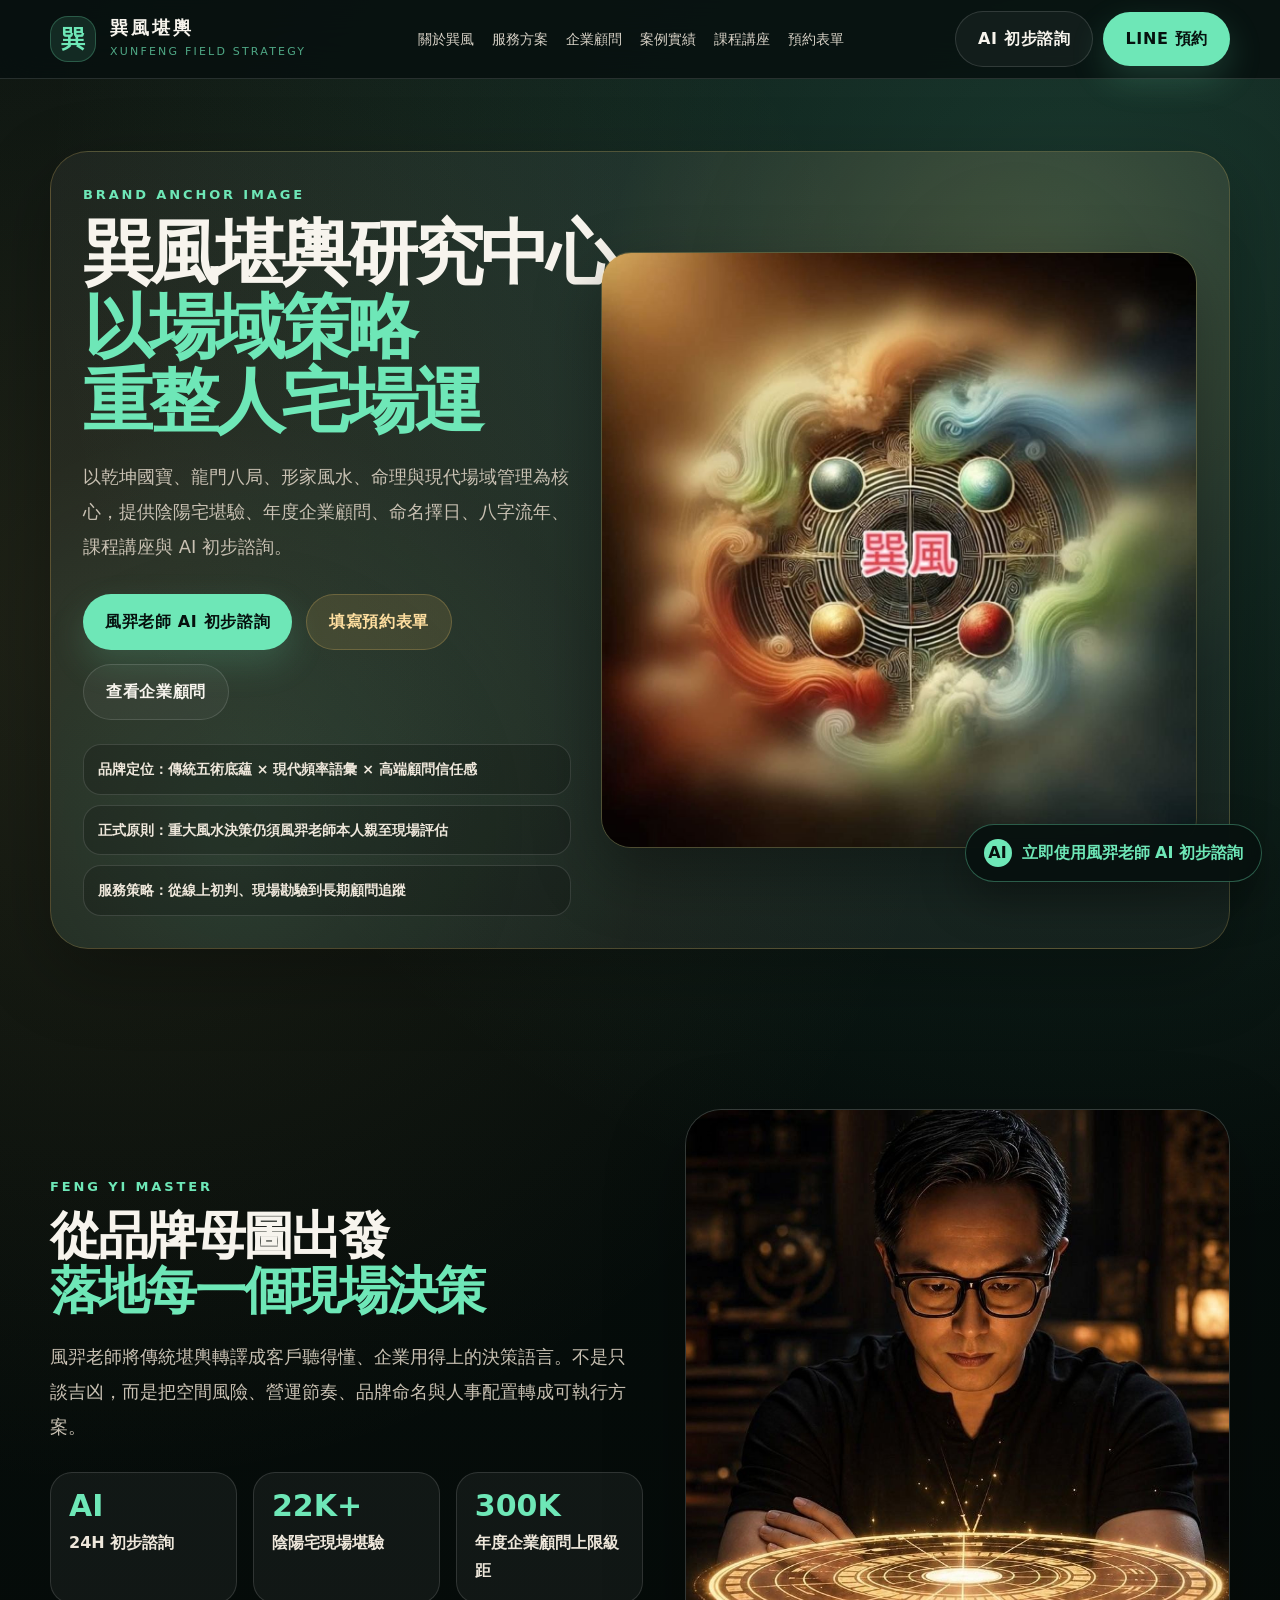
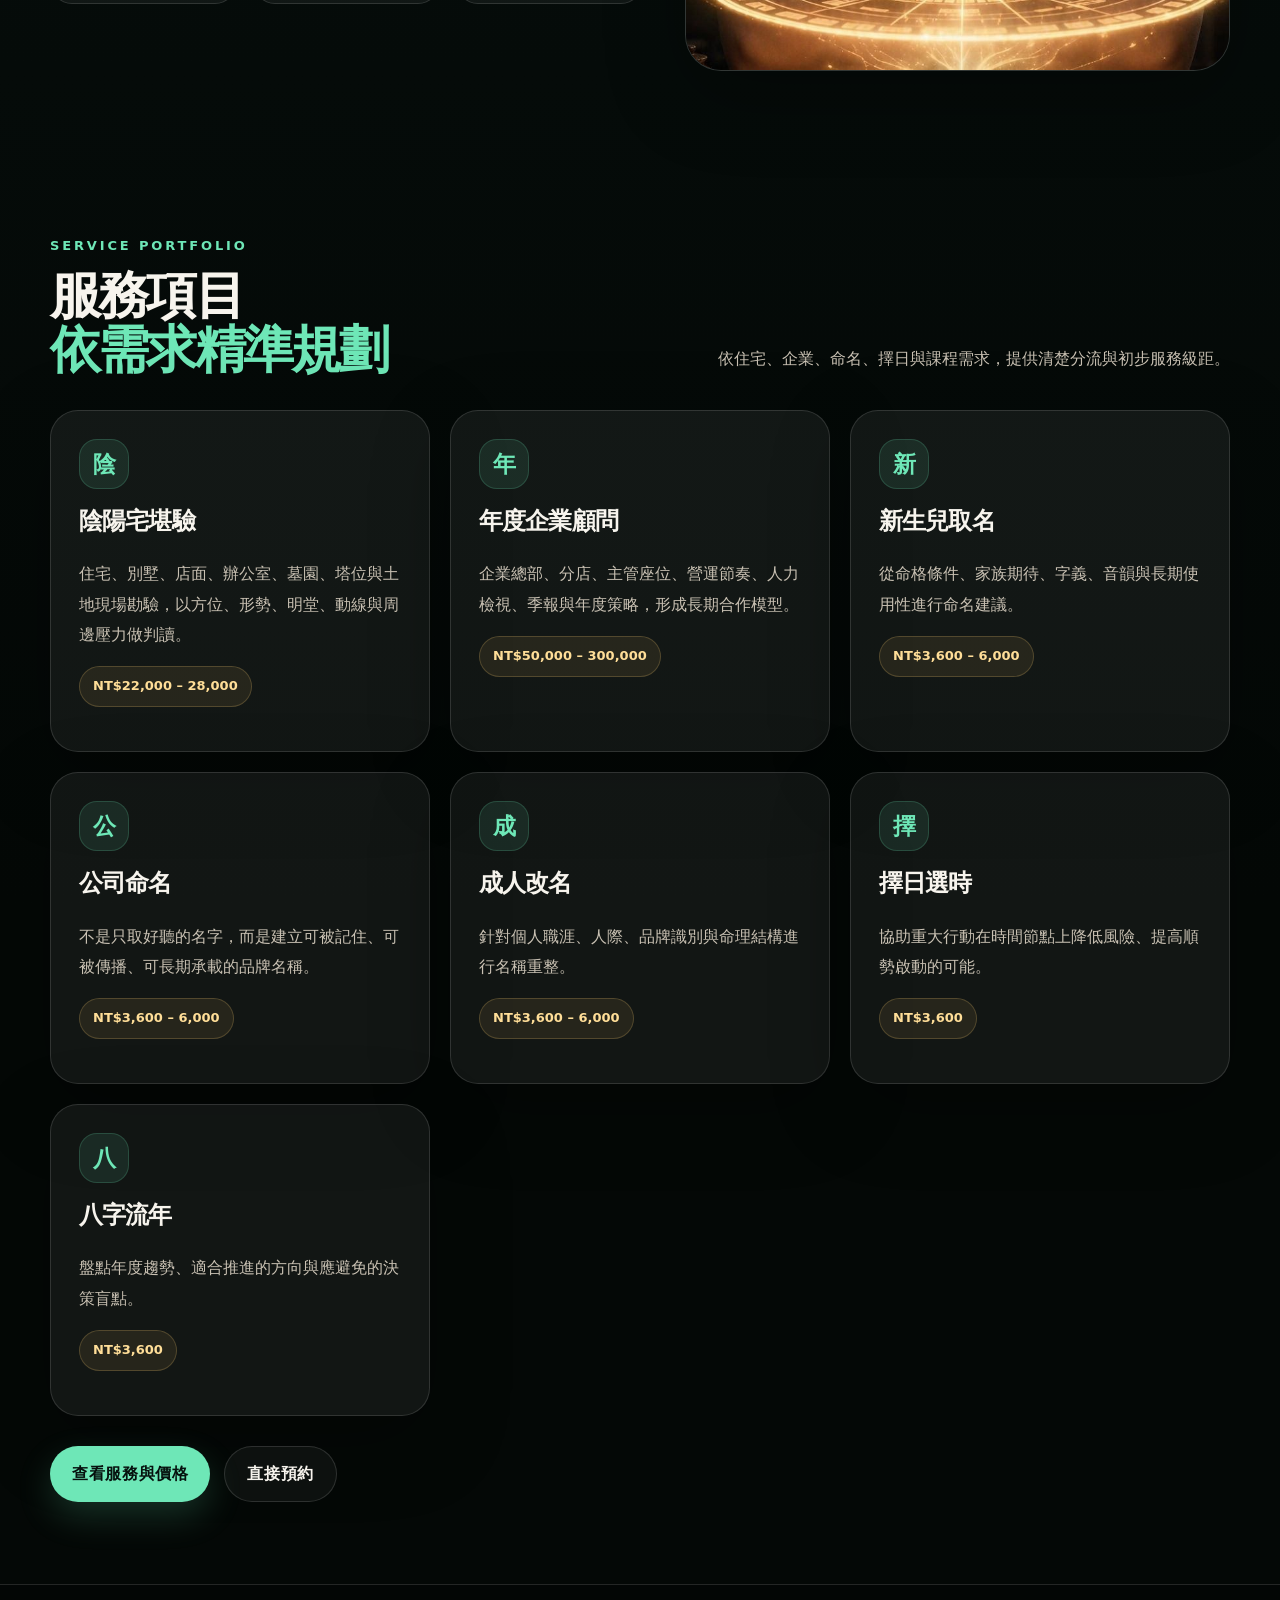
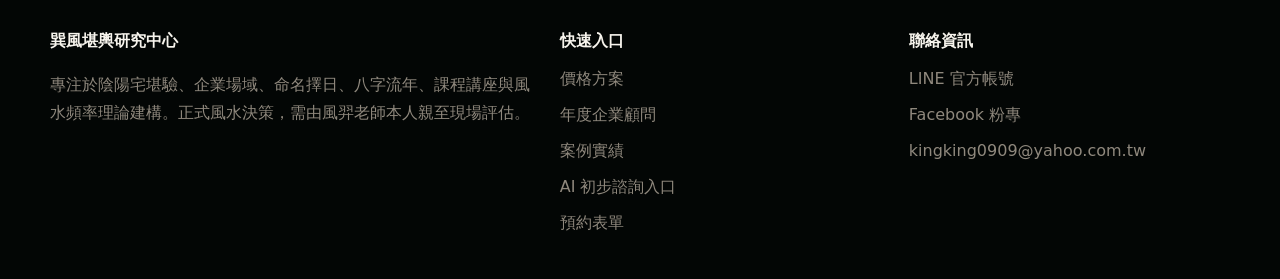
<file: index.html>
<!DOCTYPE html>
<html lang="zh-Hant">
<head>
  <meta charset="UTF-8" />
  <meta name="viewport" content="width=device-width, initial-scale=1.0" />
  <title>巽風堪輿研究中心｜風羿老師｜場域策略與風水顧問</title>
  <meta name="description" content="巽風堪輿研究中心提供陰陽宅堪驗、企業場域顧問、命名擇日、八字流年、課程講座與初步諮詢服務。" />
  <link rel="stylesheet" href="css/style.css" />
</head>
<body>

<header class="topbar">
  <div class="wrap nav">
    <a class="brand" href="index.html" aria-label="巽風堪輿研究中心">
      <div class="brand-mark">巽</div>
      <div>
        <div class="brand-title" data-site="shortBrand">巽風堪輿</div>
        <div class="brand-sub" data-site="subBrand">XUNFENG FIELD STRATEGY</div>
      </div>
    </a>

    <nav class="nav-links" aria-label="主選單">
      <a href="about.html">關於巽風</a>
      <a href="services.html">服務方案</a>
      <a href="enterprise.html">企業顧問</a>
      <a href="cases.html">案例實績</a>
      <a href="courses.html">課程講座</a>
      <a href="booking.html">預約表單</a>
    </nav>

    <div class="nav-actions">
      <a class="btn btn-ghost" data-link="ai" href="ai.html" target="_blank" rel="noreferrer">AI 初步諮詢</a>
      <a class="btn btn-primary" data-link="line" href="https://lin.ee/W88wwDB" target="_blank" rel="noreferrer">LINE 預約</a>
    </div>
  </div>
</header>

<main>

<section class="hero">
  <div class="wrap">
    <div class="brand-anchor">
      <div>
        <div class="tag">BRAND ANCHOR IMAGE</div>
        <h1 class="hero-title">
          <span class="title-line title-main" data-site="heroTitle">巽風堪輿研究中心</span>
          <span class="title-line accent">以場域策略</span>
          <span class="title-line accent">重整人宅場運</span>
        </h1>
        <p class="lead" data-site="heroLead">以乾坤國寶、龍門八局、形家風水、命理與現代場域管理為核心，提供陰陽宅堪驗、年度企業顧問、命名擇日、八字流年、課程講座與 AI 初步諮詢。</p>
        <div class="hero-actions">
          <a class="btn btn-primary" data-link="ai" href="ai.html" target="_blank" rel="noreferrer">風羿老師 AI 初步諮詢</a>
          <a class="btn btn-gold" href="booking.html">填寫預約表單</a>
          <a class="btn btn-ghost" href="enterprise.html">查看企業顧問</a>
        </div>
        <div class="brand-points">
          <div>品牌定位：傳統五術底蘊 × 現代頻率語彙 × 高端顧問信任感</div>
          <div>正式原則：重大風水決策仍須風羿老師本人親至現場評估</div>
          <div>服務策略：從線上初判、現場勘驗到長期顧問追蹤</div>
        </div>
      </div>
      <img data-image="brandAnchor" src="assets/brand-anchor.jpg" alt="巽風堪輿研究中心品牌主視覺鎮山母圖" />
    </div>
  </div>
</section>

<section>
  <div class="wrap hero-grid">
    <div>
      <div class="tag">FENG YI MASTER</div>
      <h2 class="section-title">
        <span class="title-line">從品牌母圖出發</span>
        <span class="title-line accent">落地每一個現場決策</span>
      </h2>
      <p class="lead">風羿老師將傳統堪輿轉譯成客戶聽得懂、企業用得上的決策語言。不是只談吉凶，而是把空間風險、營運節奏、品牌命名與人事配置轉成可執行方案。</p>
      <div class="kpi-grid">
        <div class="kpi"><strong>AI</strong><span>24H 初步諮詢</span></div>
        <div class="kpi"><strong>22K+</strong><span>陰陽宅現場堪驗</span></div>
        <div class="kpi"><strong>300K</strong><span>年度企業顧問上限級距</span></div>
      </div>
    </div>
    <div class="hero-photo">
      <img data-image="fengyi" src="assets/fengyi-hero.jpg" alt="風羿老師主視覺形象照" />
    </div>
  </div>
</section>

<section>
  <div class="wrap">
    <div class="section-head">
      <div><div class="tag">SERVICE PORTFOLIO</div>
        <h2 class="section-title">
          <span class="title-line">服務項目</span>
          <span class="title-line accent">依需求精準規劃</span>
        </h2>
      </div>
      <p class="section-desc">依住宅、企業、命名、擇日與課程需求，提供清楚分流與初步服務級距。</p>
    </div>
    <div class="grid-3" id="cmsServices"></div>
    <div class="actions">
      <a class="btn btn-primary" href="services.html">查看服務與價格</a>
      <a class="btn btn-ghost" href="booking.html">直接預約</a>
    </div>
  </div>
</section>

</main>

<footer class="footer">
  <div class="wrap footer-grid">
    <div>
      <h4 data-site="brand">巽風堪輿研究中心</h4>
      <p>專注於陰陽宅堪驗、企業場域、命名擇日、八字流年、課程講座與風水頻率理論建構。正式風水決策，需由風羿老師本人親至現場評估。</p>
    </div>
    <div>
      <h4>快速入口</h4>
      <div class="footer-list">
        <a href="services.html">價格方案</a>
        <a href="enterprise.html">年度企業顧問</a>
        <a href="cases.html">案例實績</a>
        <a data-link="ai" href="ai.html" target="_blank" rel="noreferrer">AI 初步諮詢入口</a>
        <a href="booking.html">預約表單</a>
      </div>
    </div>
    <div>
      <h4>聯絡資訊</h4>
      <div class="footer-list">
        <a data-link="line" href="https://lin.ee/W88wwDB" target="_blank" rel="noreferrer">LINE 官方帳號</a>
        <a data-link="facebook" href="https://www.facebook.com/share/1CCqvG15fD/" target="_blank" rel="noreferrer">Facebook 粉專</a>
        <a data-link="email" href="mailto:kingking0909@yahoo.com.tw" data-site="email">kingking0909@yahoo.com.tw</a>
      </div>
    </div>
  </div>
</footer>

<a class="floating-ai" data-link="ai" href="ai.html" target="_blank" rel="noreferrer" aria-label="立即使用風羿老師 AI 初步諮詢">
  <span>AI</span><span>立即使用風羿老師 AI 初步諮詢</span>
</a>

<div class="mobile-dock" aria-label="手機快速操作列">
  <a class="dock-ai" data-link="ai" href="ai.html" target="_blank" rel="noreferrer">AI 初步諮詢</a>
  <a class="dock-line" data-link="line" href="https://lin.ee/W88wwDB" target="_blank" rel="noreferrer">LINE 預約</a>
  <a class="dock-booking" href="booking.html">填表預約</a>
</div>

<script src="js/cms-render.js"></script>
</body>
</html>
</file>
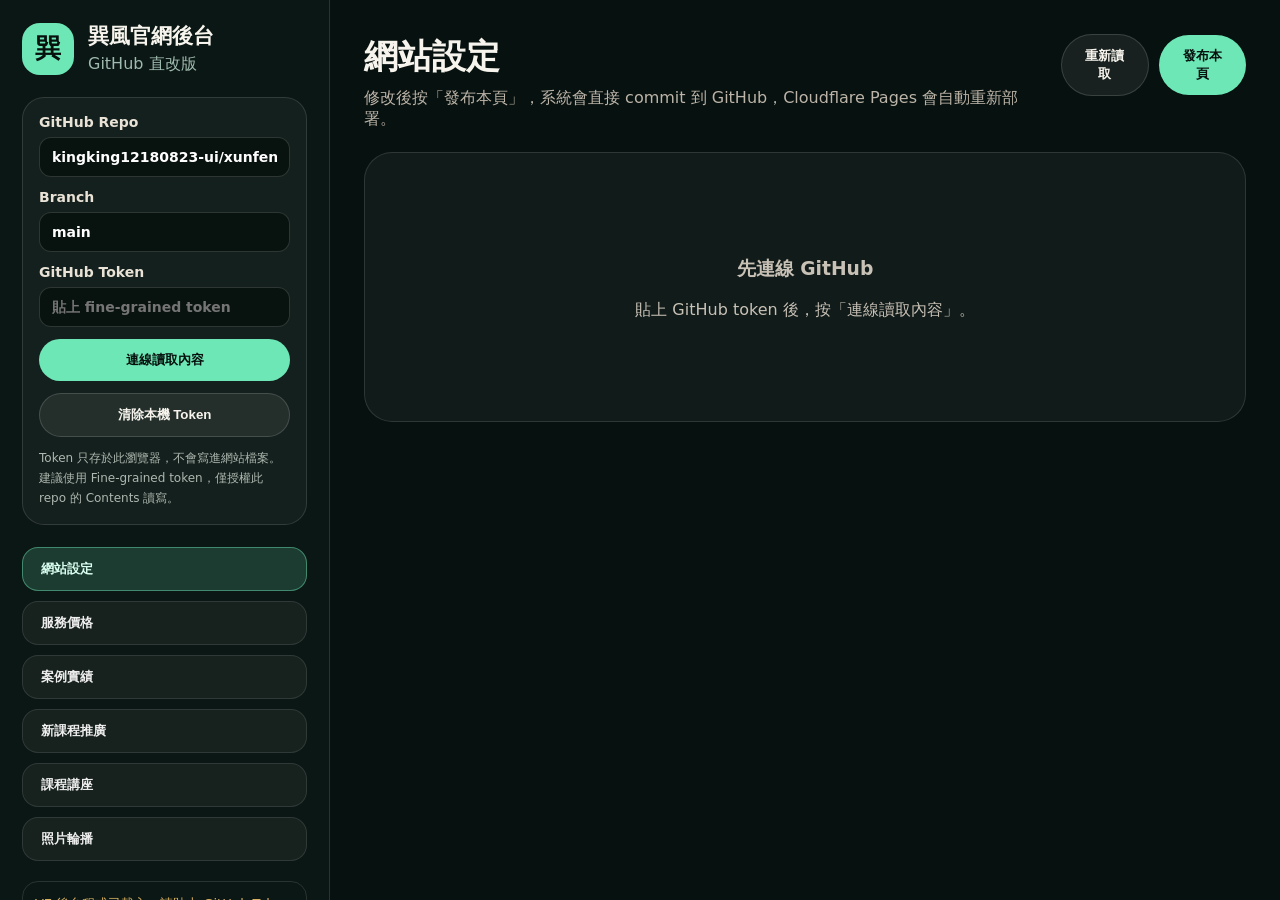
<file: admin/index.html>
<!doctype html>
<html lang="zh-Hant">
<head>
  <meta charset="utf-8" />
  <meta name="viewport" content="width=device-width, initial-scale=1" />
  <meta name="robots" content="noindex,nofollow" />
  <title>巽風官網後台｜GitHub 直改版</title>
  <link rel="stylesheet" href="style.css" />
</head>
<body>
  <div class="app">
    <aside class="sidebar">
      <div class="brand">
        <div class="mark">巽</div>
        <div>
          <h1>巽風官網後台</h1>
          <p>GitHub 直改版</p>
        </div>
      </div>

      <div class="login-card">
        <label>GitHub Repo
          <input id="repo" value="kingking12180823-ui/xunfeng-official" />
        </label>
        <label>Branch
          <input id="branch" value="main" />
        </label>
        <label>GitHub Token
          <input id="token" type="password" placeholder="貼上 fine-grained token" />
        </label>
        <button id="connectBtn">連線讀取內容</button>
        <button id="forgetBtn" class="ghost">清除本機 Token</button>
        <p class="hint">Token 只存於此瀏覽器，不會寫進網站檔案。建議使用 Fine-grained token，僅授權此 repo 的 Contents 讀寫。</p>
      </div>

      <nav class="tabs">
        <button data-tab="site" class="active">網站設定</button>
        <button data-tab="services">服務價格</button>
        <button data-tab="cases">案例實績</button>
        <button data-tab="coursePromo">新課程推廣</button>
        <button data-tab="courses">課程講座</button>
        <button data-tab="photos">照片輪播</button>
      </nav>

      <div class="status" id="status">尚未連線</div>
    </aside>

    <main class="main">
      <div class="top">
        <div>
          <h2 id="pageTitle">網站設定</h2>
          <p>修改後按「發布本頁」，系統會直接 commit 到 GitHub，Cloudflare Pages 會自動重新部署。</p>
        </div>
        <div class="actions">
          <button id="reloadBtn" class="ghost">重新讀取</button>
          <button id="saveBtn">發布本頁</button>
        </div>
      </div>

      <div id="adminBootCheck" class="notice" style="margin-bottom:16px; display:none;">
          後台程式載入中；若此訊息未消失，請按 Ctrl + F5 強制刷新，或確認 admin/app.js?v=7 是否已部署。
        </div>
      <section id="editor" class="editor">
        <div class="empty">
          <h3>先連線 GitHub</h3>
          <p>貼上 GitHub token 後，按「連線讀取內容」。</p>
        </div>
      </section>
    </main>
  </div>

  <template id="fieldTemplate">
    <label class="field">
      <span></span>
      <input />
    </label>
  </template>

  <script src="app.js?v=7"></script>
<script id="admin-v6-boot-check">
(function(){
  var el = document.getElementById('adminBootCheck');
  if(el) el.style.display = 'block';
  setTimeout(function(){
    if(window.__xunfengAdminReady && el) el.style.display = 'none';
  }, 800);
})();
</script>
</body>
</html>
</file>
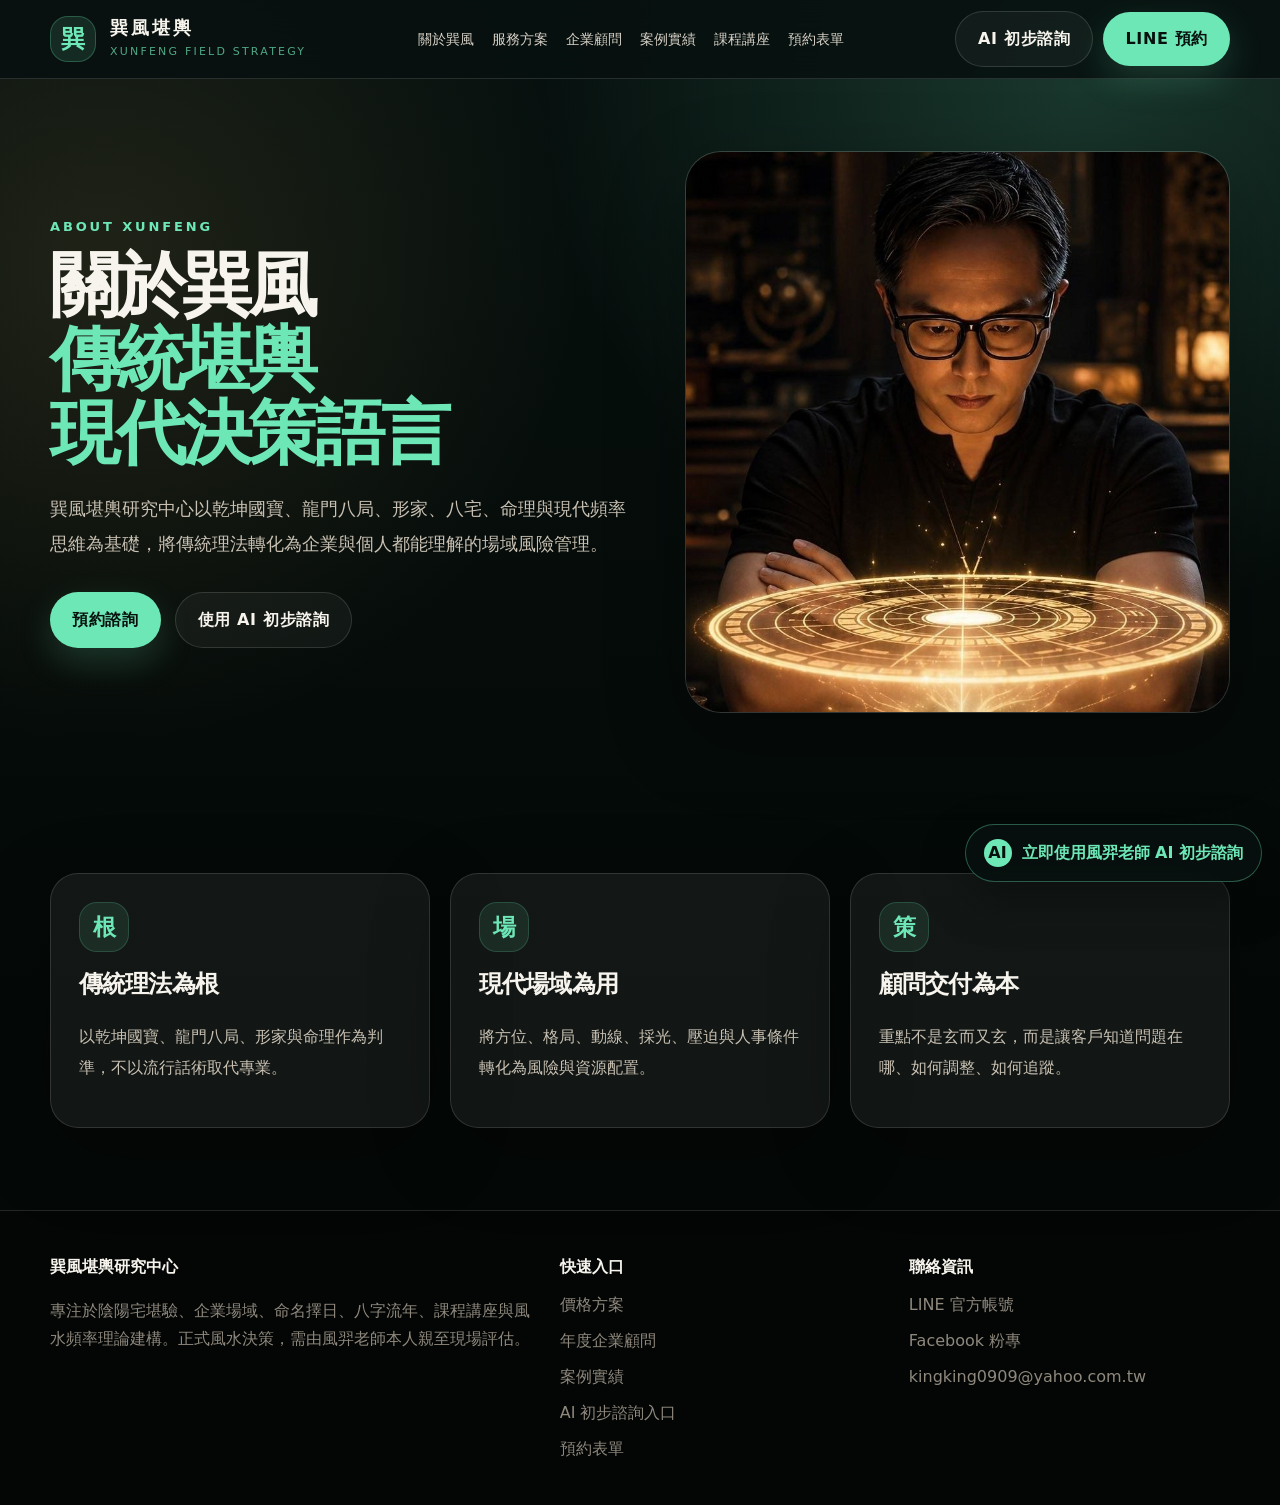
<file: about.html>
<!DOCTYPE html>
<html lang="zh-Hant">
<head>
  <meta charset="UTF-8" />
  <meta name="viewport" content="width=device-width, initial-scale=1.0" />
  <title>關於巽風堪輿研究中心｜風羿老師</title>
  <meta name="description" content="了解巽風堪輿研究中心與風羿老師。" />
  <link rel="stylesheet" href="css/style.css" />
</head>
<body>

<header class="topbar">
  <div class="wrap nav">
    <a class="brand" href="index.html" aria-label="巽風堪輿研究中心">
      <div class="brand-mark">巽</div>
      <div>
        <div class="brand-title" data-site="shortBrand">巽風堪輿</div>
        <div class="brand-sub" data-site="subBrand">XUNFENG FIELD STRATEGY</div>
      </div>
    </a>

    <nav class="nav-links" aria-label="主選單">
      <a href="about.html">關於巽風</a>
      <a href="services.html">服務方案</a>
      <a href="enterprise.html">企業顧問</a>
      <a href="cases.html">案例實績</a>
      <a href="courses.html">課程講座</a>
      <a href="booking.html">預約表單</a>
    </nav>

    <div class="nav-actions">
      <a class="btn btn-ghost" data-link="ai" href="ai.html" target="_blank" rel="noreferrer">AI 初步諮詢</a>
      <a class="btn btn-primary" data-link="line" href="https://lin.ee/W88wwDB" target="_blank" rel="noreferrer">LINE 預約</a>
    </div>
  </div>
</header>

<main>

<section class="hero">
  <div class="wrap hero-grid">
    <div>
      <div class="tag">ABOUT XUNFENG</div>
      <h1 class="hero-title">
        <span class="title-line title-main">關於巽風</span>
        <span class="title-line accent">傳統堪輿</span>
        <span class="title-line accent">現代決策語言</span>
      </h1>
      <p class="lead">巽風堪輿研究中心以乾坤國寶、龍門八局、形家、八宅、命理與現代頻率思維為基礎，將傳統理法轉化為企業與個人都能理解的場域風險管理。</p>
      <div class="hero-actions">
        <a class="btn btn-primary" href="booking.html">預約諮詢</a>
        <a class="btn btn-ghost" data-link="ai" href="ai.html" target="_blank" rel="noreferrer">使用 AI 初步諮詢</a>
      </div>
    </div>
    <div class="hero-photo"><img data-image="fengyi" src="assets/fengyi-hero.jpg" alt="風羿老師" /></div>
  </div>
</section>

<section>
  <div class="wrap grid-3">
    <article class="card"><div class="icon">根</div><h3>傳統理法為根</h3><p>以乾坤國寶、龍門八局、形家與命理作為判準，不以流行話術取代專業。</p></article>
    <article class="card"><div class="icon">場</div><h3>現代場域為用</h3><p>將方位、格局、動線、採光、壓迫與人事條件轉化為風險與資源配置。</p></article>
    <article class="card"><div class="icon">策</div><h3>顧問交付為本</h3><p>重點不是玄而又玄，而是讓客戶知道問題在哪、如何調整、如何追蹤。</p></article>
  </div>
</section>

</main>

<footer class="footer">
  <div class="wrap footer-grid">
    <div>
      <h4 data-site="brand">巽風堪輿研究中心</h4>
      <p>專注於陰陽宅堪驗、企業場域、命名擇日、八字流年、課程講座與風水頻率理論建構。正式風水決策，需由風羿老師本人親至現場評估。</p>
    </div>
    <div>
      <h4>快速入口</h4>
      <div class="footer-list">
        <a href="services.html">價格方案</a>
        <a href="enterprise.html">年度企業顧問</a>
        <a href="cases.html">案例實績</a>
        <a data-link="ai" href="ai.html" target="_blank" rel="noreferrer">AI 初步諮詢入口</a>
        <a href="booking.html">預約表單</a>
      </div>
    </div>
    <div>
      <h4>聯絡資訊</h4>
      <div class="footer-list">
        <a data-link="line" href="https://lin.ee/W88wwDB" target="_blank" rel="noreferrer">LINE 官方帳號</a>
        <a data-link="facebook" href="https://www.facebook.com/share/1CCqvG15fD/" target="_blank" rel="noreferrer">Facebook 粉專</a>
        <a data-link="email" href="mailto:kingking0909@yahoo.com.tw" data-site="email">kingking0909@yahoo.com.tw</a>
      </div>
    </div>
  </div>
</footer>

<a class="floating-ai" data-link="ai" href="ai.html" target="_blank" rel="noreferrer" aria-label="立即使用風羿老師 AI 初步諮詢">
  <span>AI</span><span>立即使用風羿老師 AI 初步諮詢</span>
</a>

<div class="mobile-dock" aria-label="手機快速操作列">
  <a class="dock-ai" data-link="ai" href="ai.html" target="_blank" rel="noreferrer">AI 初步諮詢</a>
  <a class="dock-line" data-link="line" href="https://lin.ee/W88wwDB" target="_blank" rel="noreferrer">LINE 預約</a>
  <a class="dock-booking" href="booking.html">填表預約</a>
</div>

<script src="js/cms-render.js"></script>
</body>
</html>
</file>
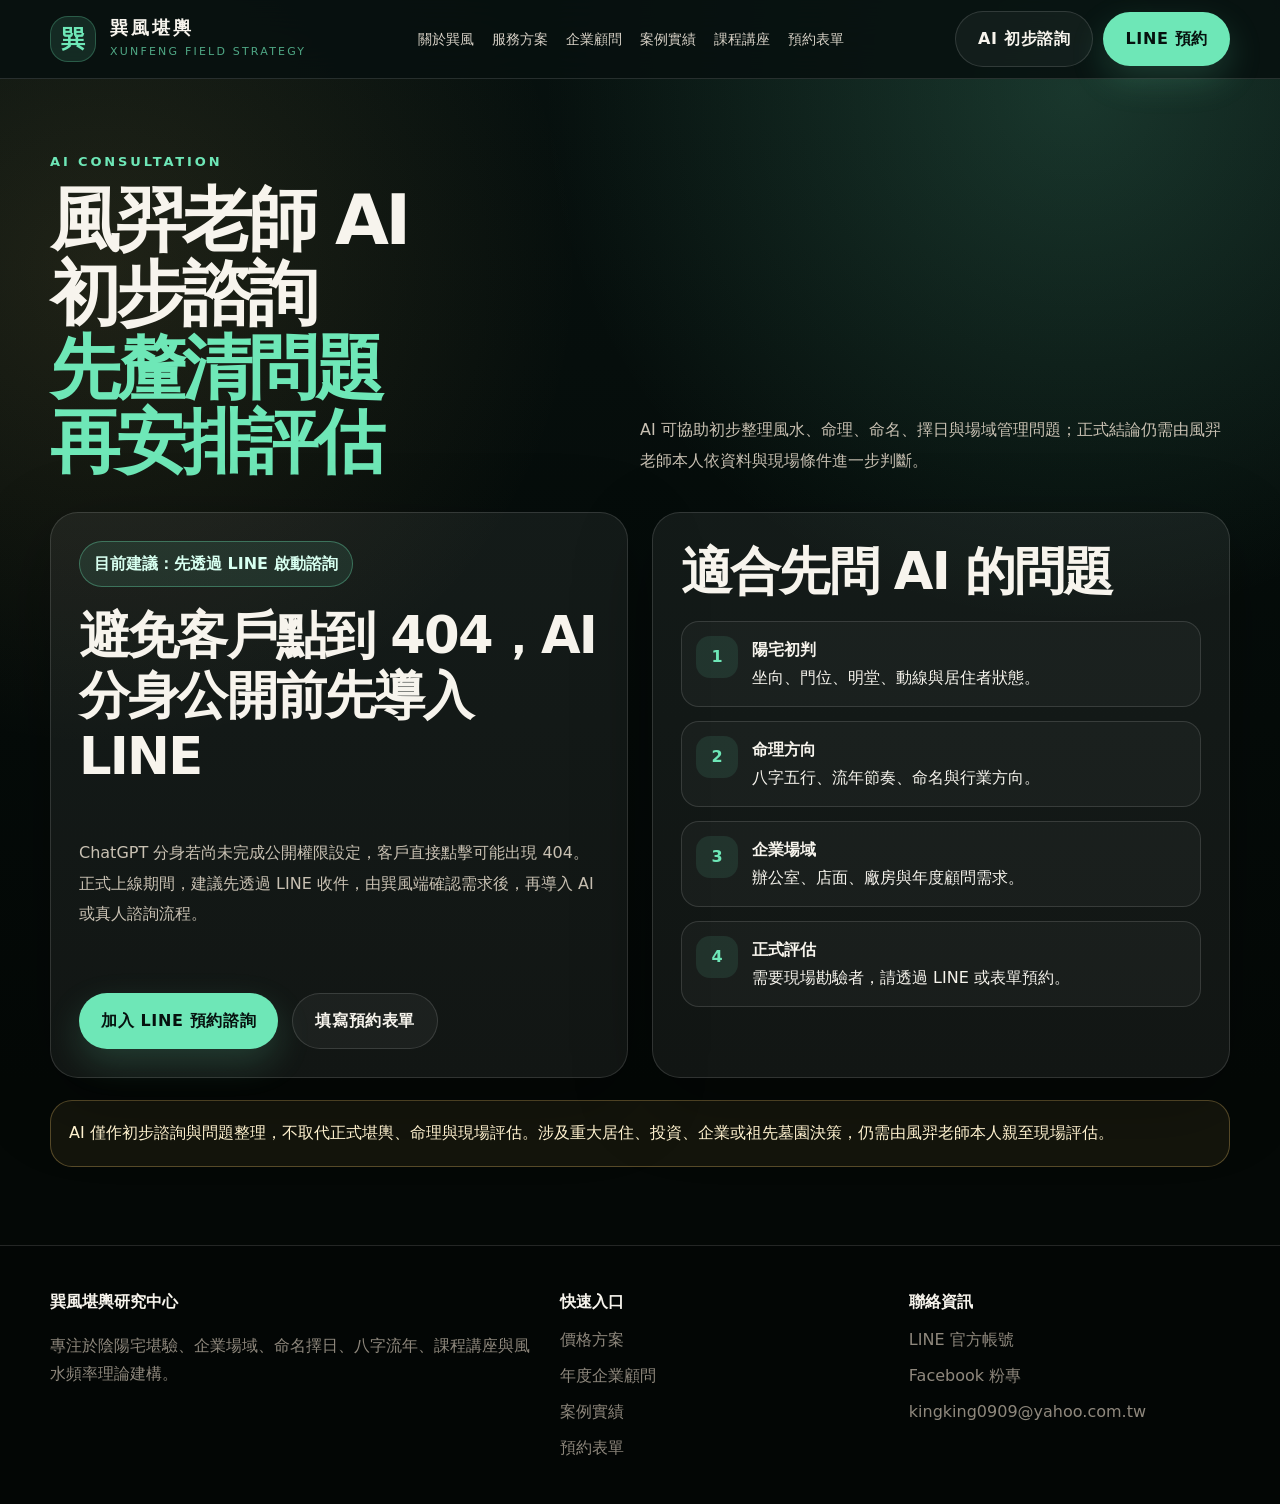
<file: ai.html>
<!DOCTYPE html>
<html lang="zh-Hant">
<head>
  <meta charset="UTF-8" />
  <meta name="viewport" content="width=device-width, initial-scale=1.0" />
  <title>風羿老師 AI 初步諮詢｜巽風堪輿研究中心</title>
  <meta name="description" content="風羿老師 AI 初步諮詢入口。若 ChatGPT 分身尚未完成公開設定，請先透過 LINE 預約，巽風堪輿研究中心將協助安排後續諮詢。" />
  <link rel="stylesheet" href="css/style.css" />
</head>
<body>

<header class="topbar">
  <div class="wrap nav">
    <a class="brand" href="index.html" aria-label="巽風堪輿研究中心">
      <div class="brand-mark">巽</div>
      <div>
        <div class="brand-title" data-site="shortBrand">巽風堪輿</div>
        <div class="brand-sub" data-site="subBrand">XUNFENG FIELD STRATEGY</div>
      </div>
    </a>

    <nav class="nav-links" aria-label="主選單">
      <a href="about.html">關於巽風</a>
      <a href="services.html">服務方案</a>
      <a href="enterprise.html">企業顧問</a>
      <a href="cases.html">案例實績</a>
      <a href="courses.html">課程講座</a>
      <a href="booking.html">預約表單</a>
    </nav>

    <div class="nav-actions">
      <a class="btn btn-ghost" href="ai.html">AI 初步諮詢</a>
      <a class="btn btn-primary" data-link="line" href="https://lin.ee/W88wwDB" target="_blank" rel="noreferrer">LINE 預約</a>
    </div>
  </div>
</header>

<main>
<section class="hero">
  <div class="wrap">
    <div class="section-head">
      <div>
        <div class="tag">AI CONSULTATION</div>
        <h1 class="hero-title">
          <span class="title-line title-main">風羿老師 AI</span>
          <span class="title-line title-main">初步諮詢</span>
          <span class="title-line accent">先釐清問題</span>
          <span class="title-line accent">再安排評估</span>
        </h1>
      </div>
      <p class="section-desc">AI 可協助初步整理風水、命理、命名、擇日與場域管理問題；正式結論仍需由風羿老師本人依資料與現場條件進一步判斷。</p>
    </div>

    <div class="grid-2">
      <article class="panel ai-safe-box">
        <div class="ai-status">目前建議：先透過 LINE 啟動諮詢</div>
        <h2>避免客戶點到 404，AI 分身公開前先導入 LINE</h2>
        <p>ChatGPT 分身若尚未完成公開權限設定，客戶直接點擊可能出現 404。正式上線期間，建議先透過 LINE 收件，由巽風端確認需求後，再導入 AI 或真人諮詢流程。</p>
        <div class="actions">
          <a class="btn btn-primary" data-link="line" href="https://lin.ee/W88wwDB" target="_blank" rel="noreferrer">加入 LINE 預約諮詢</a>
          <a class="btn btn-ghost" href="booking.html">填寫預約表單</a>
        </div>
      </article>

      <article class="panel">
        <h2>適合先問 AI 的問題</h2>
        <div class="process-list">
          <div class="process-item"><div class="num">1</div><div><strong>陽宅初判</strong><br>坐向、門位、明堂、動線與居住者狀態。</div></div>
          <div class="process-item"><div class="num">2</div><div><strong>命理方向</strong><br>八字五行、流年節奏、命名與行業方向。</div></div>
          <div class="process-item"><div class="num">3</div><div><strong>企業場域</strong><br>辦公室、店面、廠房與年度顧問需求。</div></div>
          <div class="process-item"><div class="num">4</div><div><strong>正式評估</strong><br>需要現場勘驗者，請透過 LINE 或表單預約。</div></div>
        </div>
      </article>
    </div>

    <div class="ai-notice" style="margin-top:22px;">
      AI 僅作初步諮詢與問題整理，不取代正式堪輿、命理與現場評估。涉及重大居住、投資、企業或祖先墓園決策，仍需由風羿老師本人親至現場評估。
    </div>
  </div>
</section>
</main>

<footer class="footer">
  <div class="wrap footer-grid">
    <div>
      <h4 data-site="brand">巽風堪輿研究中心</h4>
      <p>專注於陰陽宅堪驗、企業場域、命名擇日、八字流年、課程講座與風水頻率理論建構。</p>
    </div>
    <div>
      <h4>快速入口</h4>
      <div class="footer-list">
        <a href="services.html">價格方案</a>
        <a href="enterprise.html">年度企業顧問</a>
        <a href="cases.html">案例實績</a>
        <a href="booking.html">預約表單</a>
      </div>
    </div>
    <div>
      <h4>聯絡資訊</h4>
      <div class="footer-list">
        <a data-link="line" href="https://lin.ee/W88wwDB" target="_blank" rel="noreferrer">LINE 官方帳號</a>
        <a data-link="facebook" href="https://www.facebook.com/share/1CCqvG15fD/" target="_blank" rel="noreferrer">Facebook 粉專</a>
        <a data-link="email" href="mailto:kingking0909@yahoo.com.tw" data-site="email">kingking0909@yahoo.com.tw</a>
      </div>
    </div>
  </div>
</footer>

<div class="mobile-dock" aria-label="手機快速操作列">
  <a class="dock-ai" href="ai.html">AI 初步諮詢</a>
  <a class="dock-line" data-link="line" href="https://lin.ee/W88wwDB" target="_blank" rel="noreferrer">LINE 預約</a>
  <a class="dock-booking" href="booking.html">填表預約</a>
</div>

<script src="js/cms-render.js"></script>
</body>
</html>
</file>
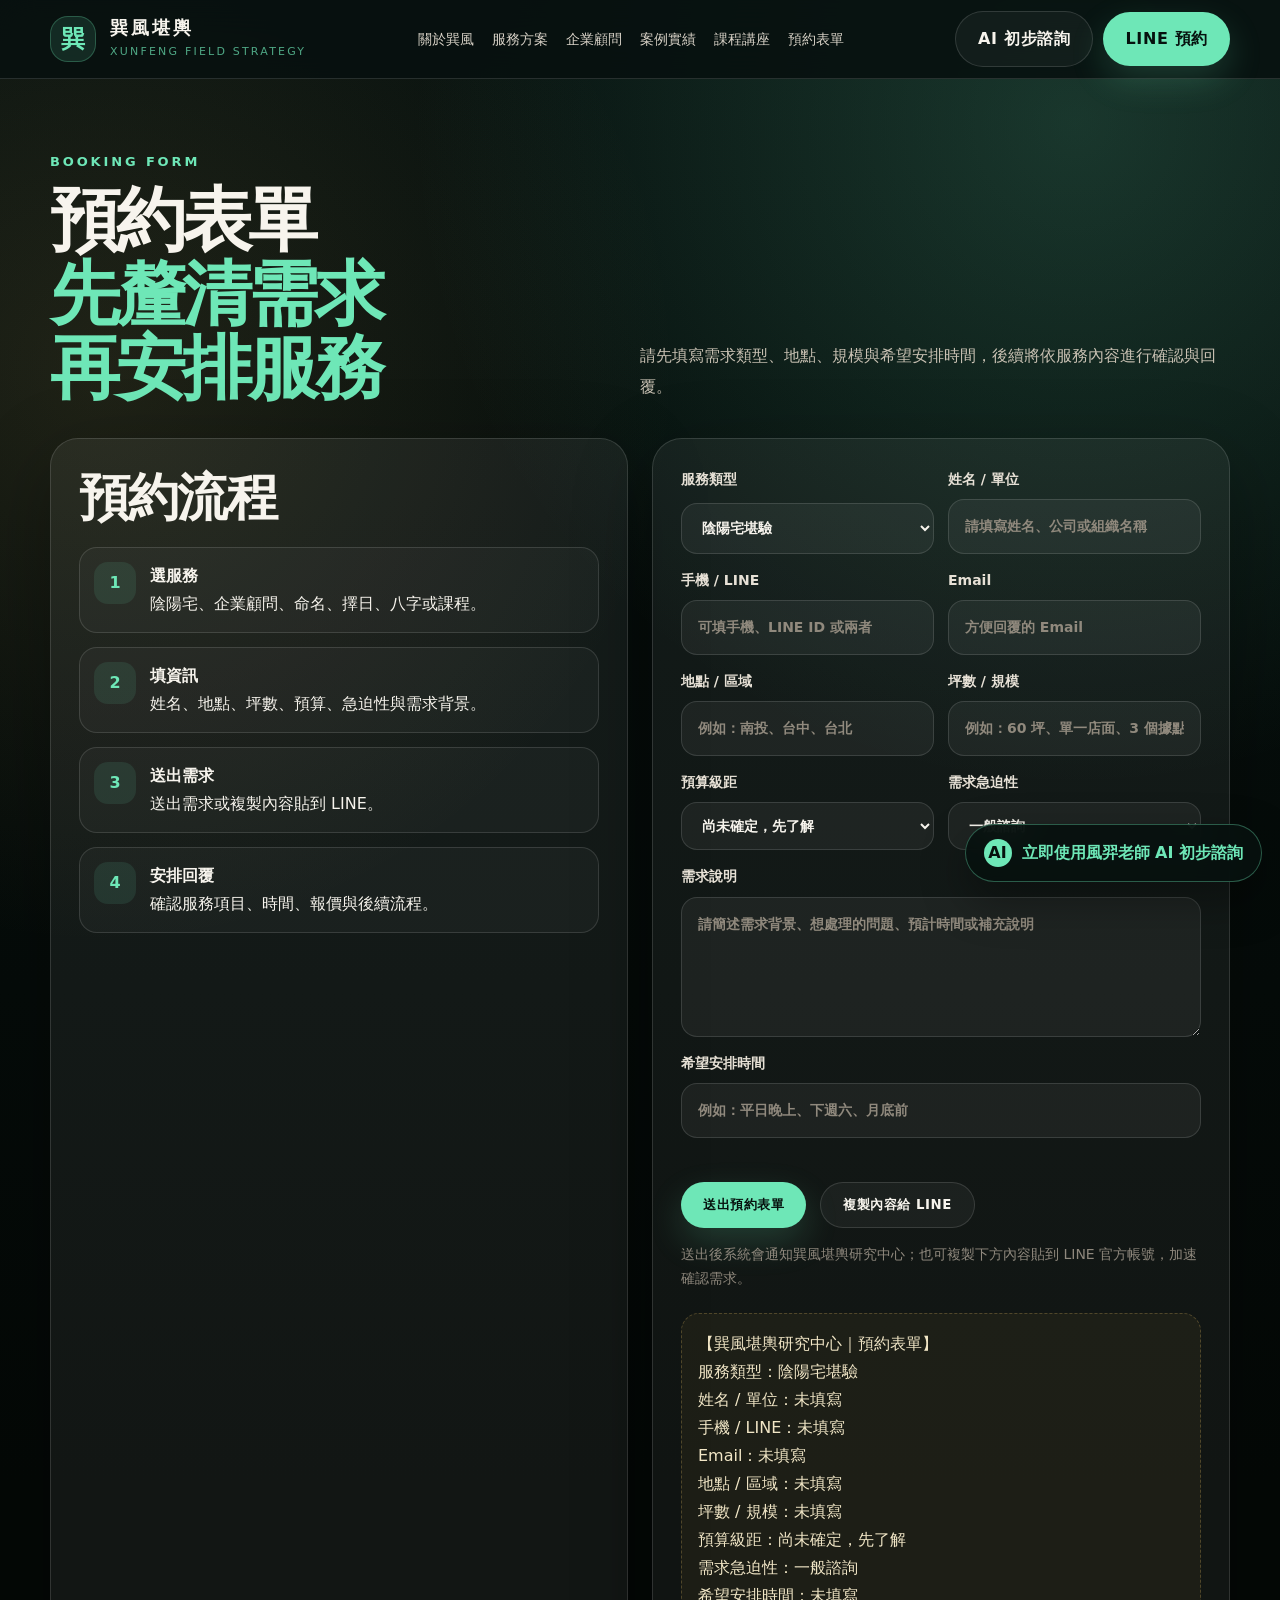
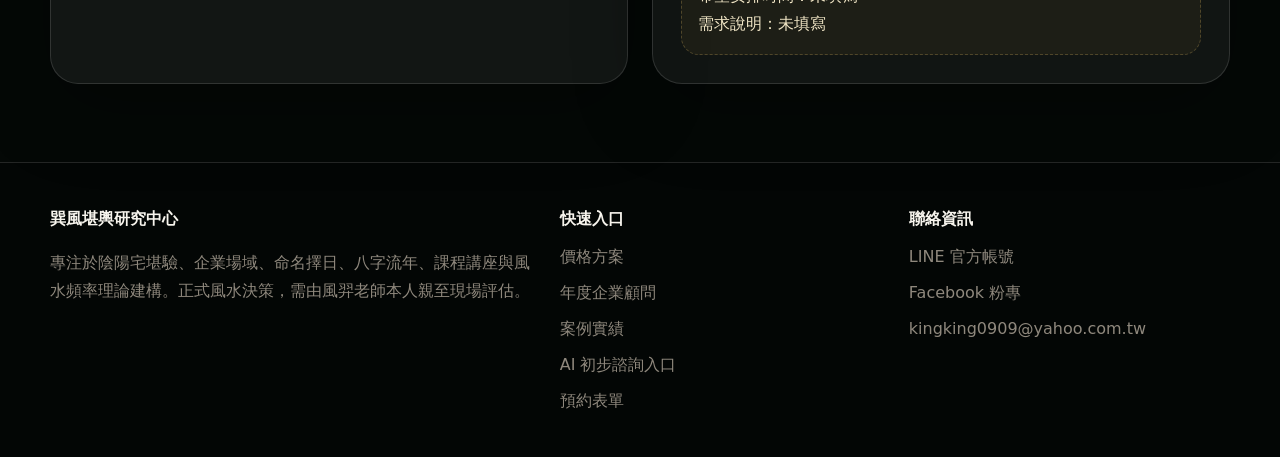
<file: booking.html>
<!DOCTYPE html>
<html lang="zh-Hant">
<head>
  <meta charset="UTF-8" />
  <meta name="viewport" content="width=device-width, initial-scale=1.0" />
  <title>預約表單｜巽風堪輿研究中心</title>
  <meta name="description" content="巽風堪輿研究中心預約表單，協助建立服務需求並安排後續聯繫。" />
  <link rel="stylesheet" href="css/style.css" />
</head>
<body>

<header class="topbar">
  <div class="wrap nav">
    <a class="brand" href="index.html" aria-label="巽風堪輿研究中心">
      <div class="brand-mark">巽</div>
      <div>
        <div class="brand-title" data-site="shortBrand">巽風堪輿</div>
        <div class="brand-sub" data-site="subBrand">XUNFENG FIELD STRATEGY</div>
      </div>
    </a>

    <nav class="nav-links" aria-label="主選單">
      <a href="about.html">關於巽風</a>
      <a href="services.html">服務方案</a>
      <a href="enterprise.html">企業顧問</a>
      <a href="cases.html">案例實績</a>
      <a href="courses.html">課程講座</a>
      <a href="booking.html">預約表單</a>
    </nav>

    <div class="nav-actions">
      <a class="btn btn-ghost" data-link="ai" href="ai.html" target="_blank" rel="noreferrer">AI 初步諮詢</a>
      <a class="btn btn-primary" data-link="line" href="https://lin.ee/W88wwDB" target="_blank" rel="noreferrer">LINE 預約</a>
    </div>
  </div>
</header>

<main>

<section class="hero">
  <div class="wrap">
    <div class="section-head">
      <div>
        <div class="tag">BOOKING FORM</div>
        <h1 class="hero-title">
          <span class="title-line title-main">預約表單</span>
          <span class="title-line accent">先釐清需求</span>
          <span class="title-line accent">再安排服務</span>
        </h1>
      </div>
      <p class="section-desc">請先填寫需求類型、地點、規模與希望安排時間，後續將依服務內容進行確認與回覆。</p>
    </div>
    <div class="grid-2">
      <article class="panel">
        <h2>預約流程</h2>
        <div class="process-list">
          <div class="process-item"><div class="num">1</div><div><strong>選服務</strong><br>陰陽宅、企業顧問、命名、擇日、八字或課程。</div></div>
          <div class="process-item"><div class="num">2</div><div><strong>填資訊</strong><br>姓名、地點、坪數、預算、急迫性與需求背景。</div></div>
          <div class="process-item"><div class="num">3</div><div><strong>送出需求</strong><br>送出需求或複製內容貼到 LINE。</div></div>
          <div class="process-item"><div class="num">4</div><div><strong>安排回覆</strong><br>確認服務項目、時間、報價與後續流程。</div></div>
        </div>
      </article>
      
<div class="form-panel">
  <form
    id="bookingForm"
    class="booking-form"
    action="https://formspree.io/f/mkokdvwk"
    method="POST"
  >
    <input type="hidden" name="_subject" value="巽風堪輿研究中心｜官網預約表單" />
    <input type="hidden" name="來源" value="Cloudflare Pages 官網預約表單" />
    <input type="text" name="_gotcha" tabindex="-1" autocomplete="off" style="display:none" />

    <div class="form-grid">
      <label>服務類型
        <select name="service">
          <option>陰陽宅堪驗</option>
          <option>年度企業顧問</option>
          <option>企業場域初勘</option>
          <option>企業合作方案索取</option>
          <option>新生兒取名</option>
          <option>公司命名</option>
          <option>成人改名</option>
          <option>擇日選時</option>
          <option>八字流年</option>
          <option>課程 / 講座邀約</option>
        </select>
      </label>
      <label>姓名 / 單位
        <input type="text" name="name" placeholder="請填寫姓名、公司或組織名稱" />
      </label>
      <label>手機 / LINE
        <input type="text" name="phone" placeholder="可填手機、LINE ID 或兩者" />
      </label>
      <label>Email
        <input type="email" name="email" placeholder="方便回覆的 Email" />
      </label>
      <label>地點 / 區域
        <input type="text" name="location" placeholder="例如：南投、台中、台北" />
      </label>
      <label>坪數 / 規模
        <input type="text" name="size" placeholder="例如：60 坪、單一店面、3 個據點" />
      </label>
      <label>預算級距
        <select name="budget">
          <option>尚未確定，先了解</option>
          <option>3,600 輕顧問服務</option>
          <option>22,000–28,000 陰陽宅堪驗</option>
          <option>50,000–300,000 年度企業顧問</option>
          <option>課程 / 講座另議</option>
        </select>
      </label>
      <label>需求急迫性
        <select name="urgency">
          <option>一般諮詢</option>
          <option>一週內希望確認</option>
          <option>一個月內需完成</option>
          <option>重大決策前需優先處理</option>
        </select>
      </label>
    </div>
    <label>需求說明
      <textarea name="message" placeholder="請簡述需求背景、想處理的問題、預計時間或補充說明"></textarea>
    </label>
    <label>希望安排時間
      <input type="text" name="schedule" placeholder="例如：平日晚上、下週六、月底前" />
    </label>
    <div class="actions">
      <button class="btn btn-primary" type="submit">送出預約表單</button>
      <button class="btn btn-ghost" type="button" id="copyBookingBtn">複製內容給 LINE</button>
    </div>
    <div class="price-note">送出後系統會通知巽風堪輿研究中心；也可複製下方內容貼到 LINE 官方帳號，加速確認需求。</div>
    <div id="bookingPreview" class="booking-preview">正在準備預約內容…</div>
  </form>
</div>

    </div>
  </div>
</section>

</main>

<footer class="footer">
  <div class="wrap footer-grid">
    <div>
      <h4 data-site="brand">巽風堪輿研究中心</h4>
      <p>專注於陰陽宅堪驗、企業場域、命名擇日、八字流年、課程講座與風水頻率理論建構。正式風水決策，需由風羿老師本人親至現場評估。</p>
    </div>
    <div>
      <h4>快速入口</h4>
      <div class="footer-list">
        <a href="services.html">價格方案</a>
        <a href="enterprise.html">年度企業顧問</a>
        <a href="cases.html">案例實績</a>
        <a data-link="ai" href="ai.html" target="_blank" rel="noreferrer">AI 初步諮詢入口</a>
        <a href="booking.html">預約表單</a>
      </div>
    </div>
    <div>
      <h4>聯絡資訊</h4>
      <div class="footer-list">
        <a data-link="line" href="https://lin.ee/W88wwDB" target="_blank" rel="noreferrer">LINE 官方帳號</a>
        <a data-link="facebook" href="https://www.facebook.com/share/1CCqvG15fD/" target="_blank" rel="noreferrer">Facebook 粉專</a>
        <a data-link="email" href="mailto:kingking0909@yahoo.com.tw" data-site="email">kingking0909@yahoo.com.tw</a>
      </div>
    </div>
  </div>
</footer>

<a class="floating-ai" data-link="ai" href="ai.html" target="_blank" rel="noreferrer" aria-label="立即使用風羿老師 AI 初步諮詢">
  <span>AI</span><span>立即使用風羿老師 AI 初步諮詢</span>
</a>

<div class="mobile-dock" aria-label="手機快速操作列">
  <a class="dock-ai" data-link="ai" href="ai.html" target="_blank" rel="noreferrer">AI 初步諮詢</a>
  <a class="dock-line" data-link="line" href="https://lin.ee/W88wwDB" target="_blank" rel="noreferrer">LINE 預約</a>
  <a class="dock-booking" href="booking.html">填表預約</a>
</div>

<script src="js/cms-render.js"></script>
</body>
</html>
</file>
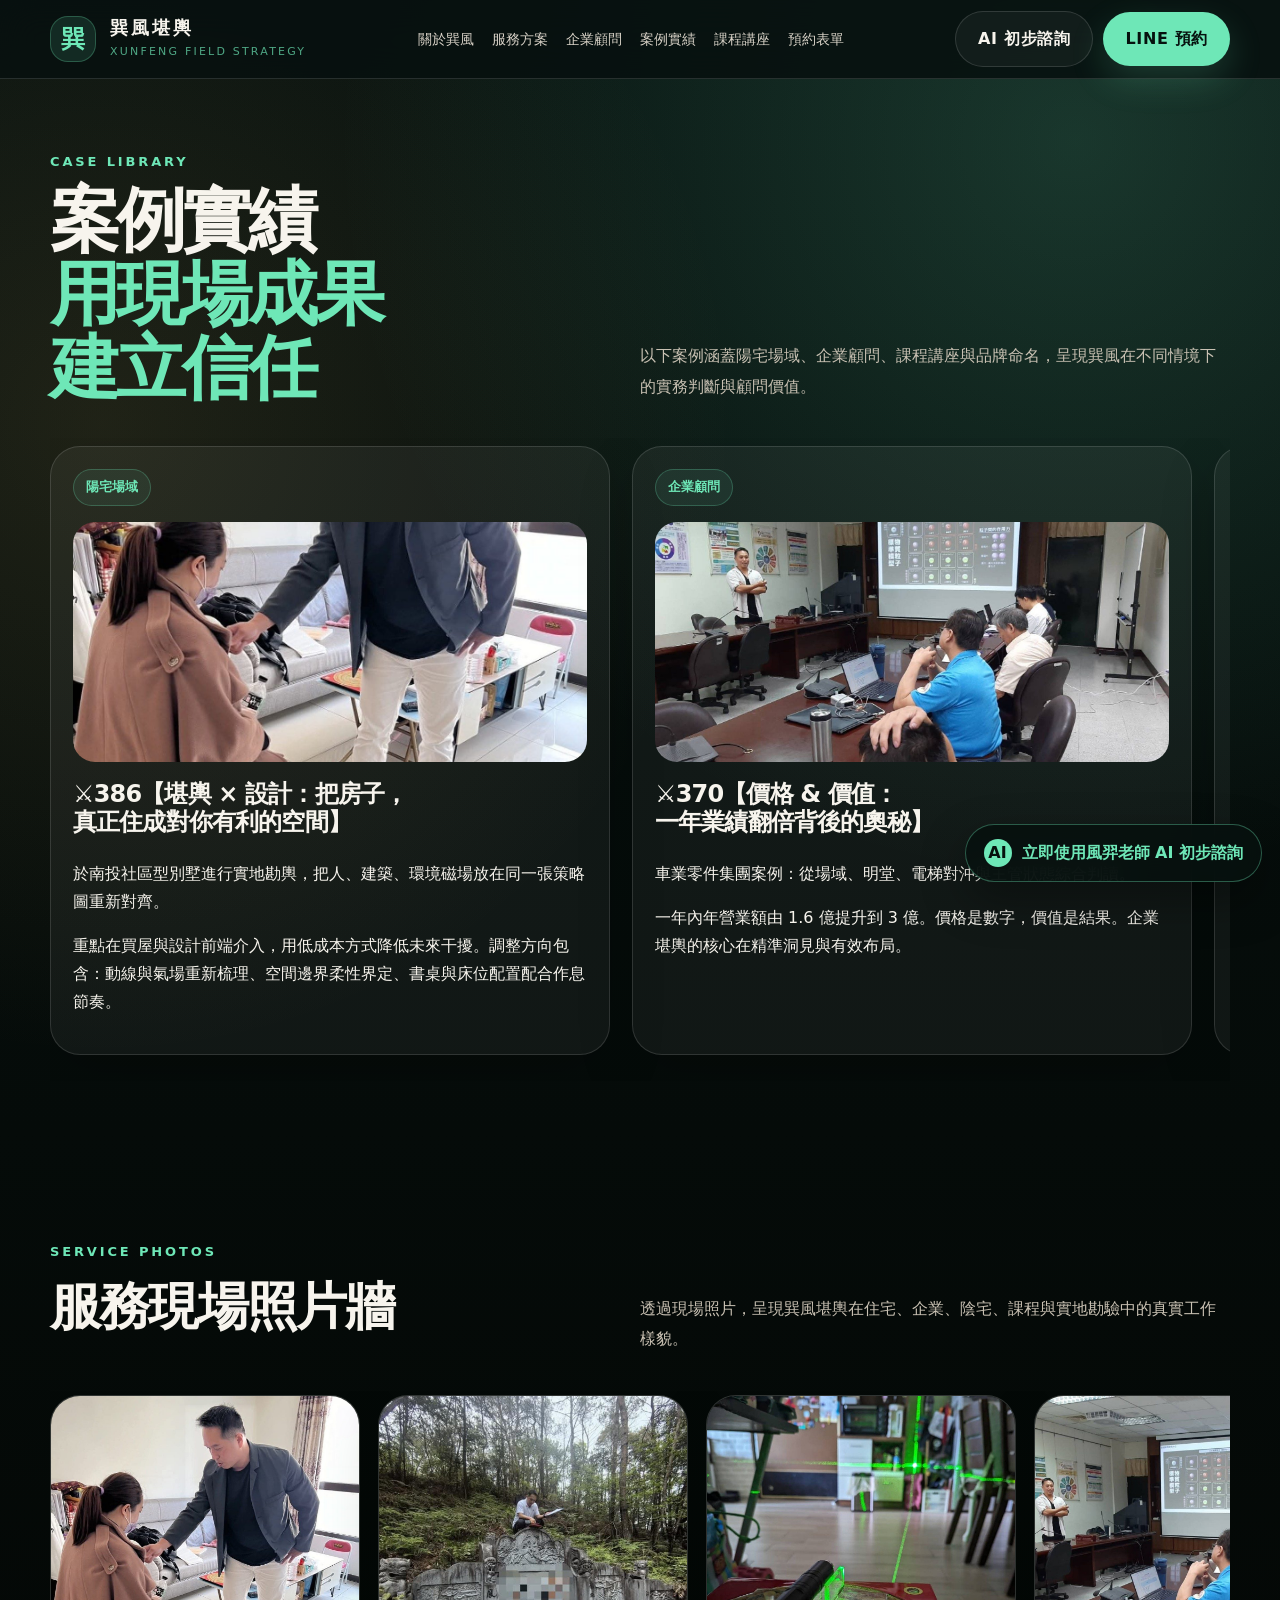
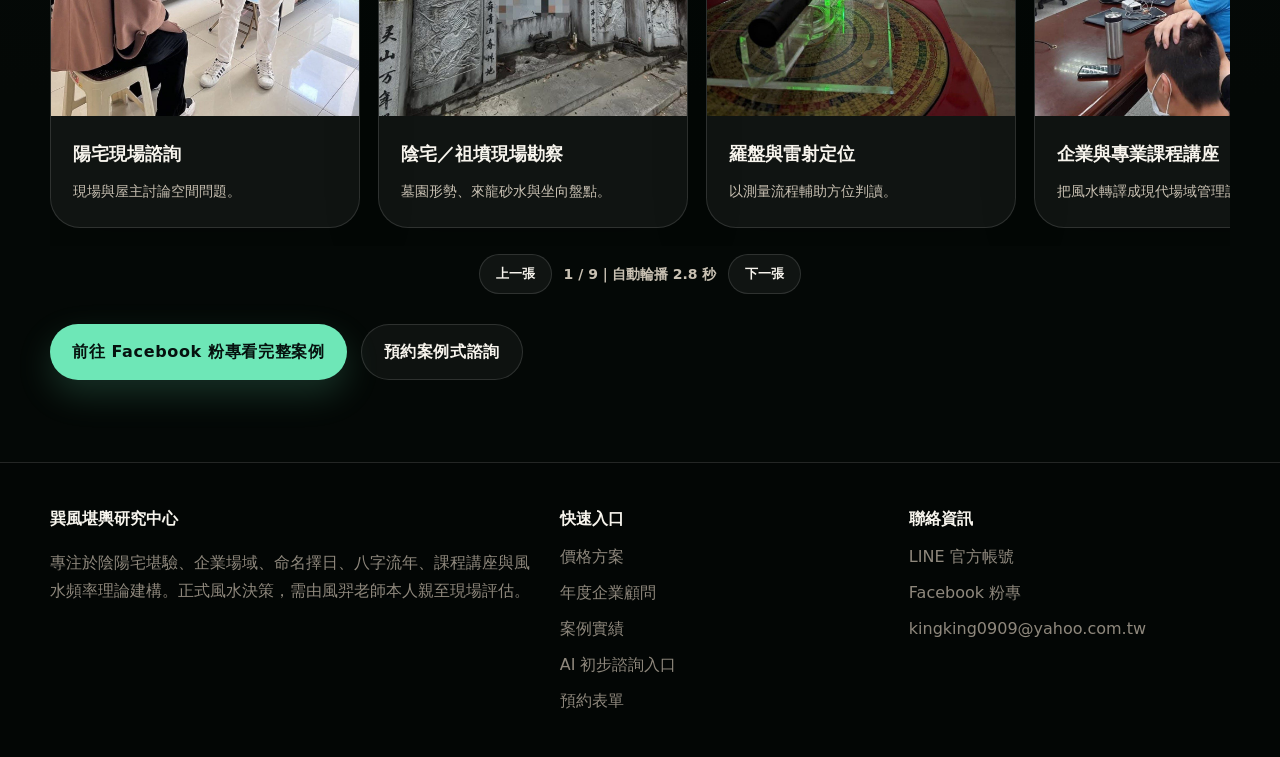
<file: cases.html>
<!DOCTYPE html>
<html lang="zh-Hant">
<head>
  <meta charset="UTF-8" />
  <meta name="viewport" content="width=device-width, initial-scale=1.0" />
  <title>案例實績｜巽風堪輿研究中心</title>
  <meta name="description" content="巽風堪輿研究中心案例實績，涵蓋陽宅場域、企業顧問、課程講座與品牌命名。" />
  <link rel="stylesheet" href="css/style.css" />
</head>
<body>

<header class="topbar">
  <div class="wrap nav">
    <a class="brand" href="index.html" aria-label="巽風堪輿研究中心">
      <div class="brand-mark">巽</div>
      <div>
        <div class="brand-title" data-site="shortBrand">巽風堪輿</div>
        <div class="brand-sub" data-site="subBrand">XUNFENG FIELD STRATEGY</div>
      </div>
    </a>

    <nav class="nav-links" aria-label="主選單">
      <a href="about.html">關於巽風</a>
      <a href="services.html">服務方案</a>
      <a href="enterprise.html">企業顧問</a>
      <a href="cases.html">案例實績</a>
      <a href="courses.html">課程講座</a>
      <a href="booking.html">預約表單</a>
    </nav>

    <div class="nav-actions">
      <a class="btn btn-ghost" data-link="ai" href="ai.html" target="_blank" rel="noreferrer">AI 初步諮詢</a>
      <a class="btn btn-primary" data-link="line" href="https://lin.ee/W88wwDB" target="_blank" rel="noreferrer">LINE 預約</a>
    </div>
  </div>
</header>

<main>

<section class="hero">
  <div class="wrap">
    <div class="section-head">
      <div>
        <div class="tag">CASE LIBRARY</div>
        <h1 class="hero-title">
          <span class="title-line title-main">案例實績</span>
          <span class="title-line accent">用現場成果</span>
          <span class="title-line accent">建立信任</span>
        </h1>
      </div>
      <p class="section-desc">以下案例涵蓋陽宅場域、企業顧問、課程講座與品牌命名，呈現巽風在不同情境下的實務判斷與顧問價值。</p>
    </div>
    <div class="case-track" id="cmsCases"></div>
  </div>
</section>

<section>
  <div class="wrap">
    <div class="section-head">
      <div><div class="tag">SERVICE PHOTOS</div><h2>服務現場照片牆</h2></div>
      <p class="section-desc">透過現場照片，呈現巽風堪輿在住宅、企業、陰宅、課程與實地勘驗中的真實工作樣貌。</p>
    </div>
    <div class="photo-track" id="cmsPhotos"></div>
    <div class="carousel-toolbar">
      <button class="carousel-btn" type="button" data-carousel-prev>上一張</button>
      <div class="carousel-status"><span id="carouselIndex">1</span> / <span id="carouselTotal">9</span>｜自動輪播 2.8 秒</div>
      <button class="carousel-btn" type="button" data-carousel-next>下一張</button>
    </div>
    <div class="actions"><a class="btn btn-primary" data-link="facebook" href="#" target="_blank" rel="noreferrer">前往 Facebook 粉專看完整案例</a><a class="btn btn-ghost" href="booking.html">預約案例式諮詢</a></div>
  </div>
</section>

</main>

<footer class="footer">
  <div class="wrap footer-grid">
    <div>
      <h4 data-site="brand">巽風堪輿研究中心</h4>
      <p>專注於陰陽宅堪驗、企業場域、命名擇日、八字流年、課程講座與風水頻率理論建構。正式風水決策，需由風羿老師本人親至現場評估。</p>
    </div>
    <div>
      <h4>快速入口</h4>
      <div class="footer-list">
        <a href="services.html">價格方案</a>
        <a href="enterprise.html">年度企業顧問</a>
        <a href="cases.html">案例實績</a>
        <a data-link="ai" href="ai.html" target="_blank" rel="noreferrer">AI 初步諮詢入口</a>
        <a href="booking.html">預約表單</a>
      </div>
    </div>
    <div>
      <h4>聯絡資訊</h4>
      <div class="footer-list">
        <a data-link="line" href="https://lin.ee/W88wwDB" target="_blank" rel="noreferrer">LINE 官方帳號</a>
        <a data-link="facebook" href="https://www.facebook.com/share/1CCqvG15fD/" target="_blank" rel="noreferrer">Facebook 粉專</a>
        <a data-link="email" href="mailto:kingking0909@yahoo.com.tw" data-site="email">kingking0909@yahoo.com.tw</a>
      </div>
    </div>
  </div>
</footer>

<a class="floating-ai" data-link="ai" href="ai.html" target="_blank" rel="noreferrer" aria-label="立即使用風羿老師 AI 初步諮詢">
  <span>AI</span><span>立即使用風羿老師 AI 初步諮詢</span>
</a>

<div class="mobile-dock" aria-label="手機快速操作列">
  <a class="dock-ai" data-link="ai" href="ai.html" target="_blank" rel="noreferrer">AI 初步諮詢</a>
  <a class="dock-line" data-link="line" href="https://lin.ee/W88wwDB" target="_blank" rel="noreferrer">LINE 預約</a>
  <a class="dock-booking" href="booking.html">填表預約</a>
</div>

<script src="js/cms-render.js"></script>
</body>
</html>
</file>
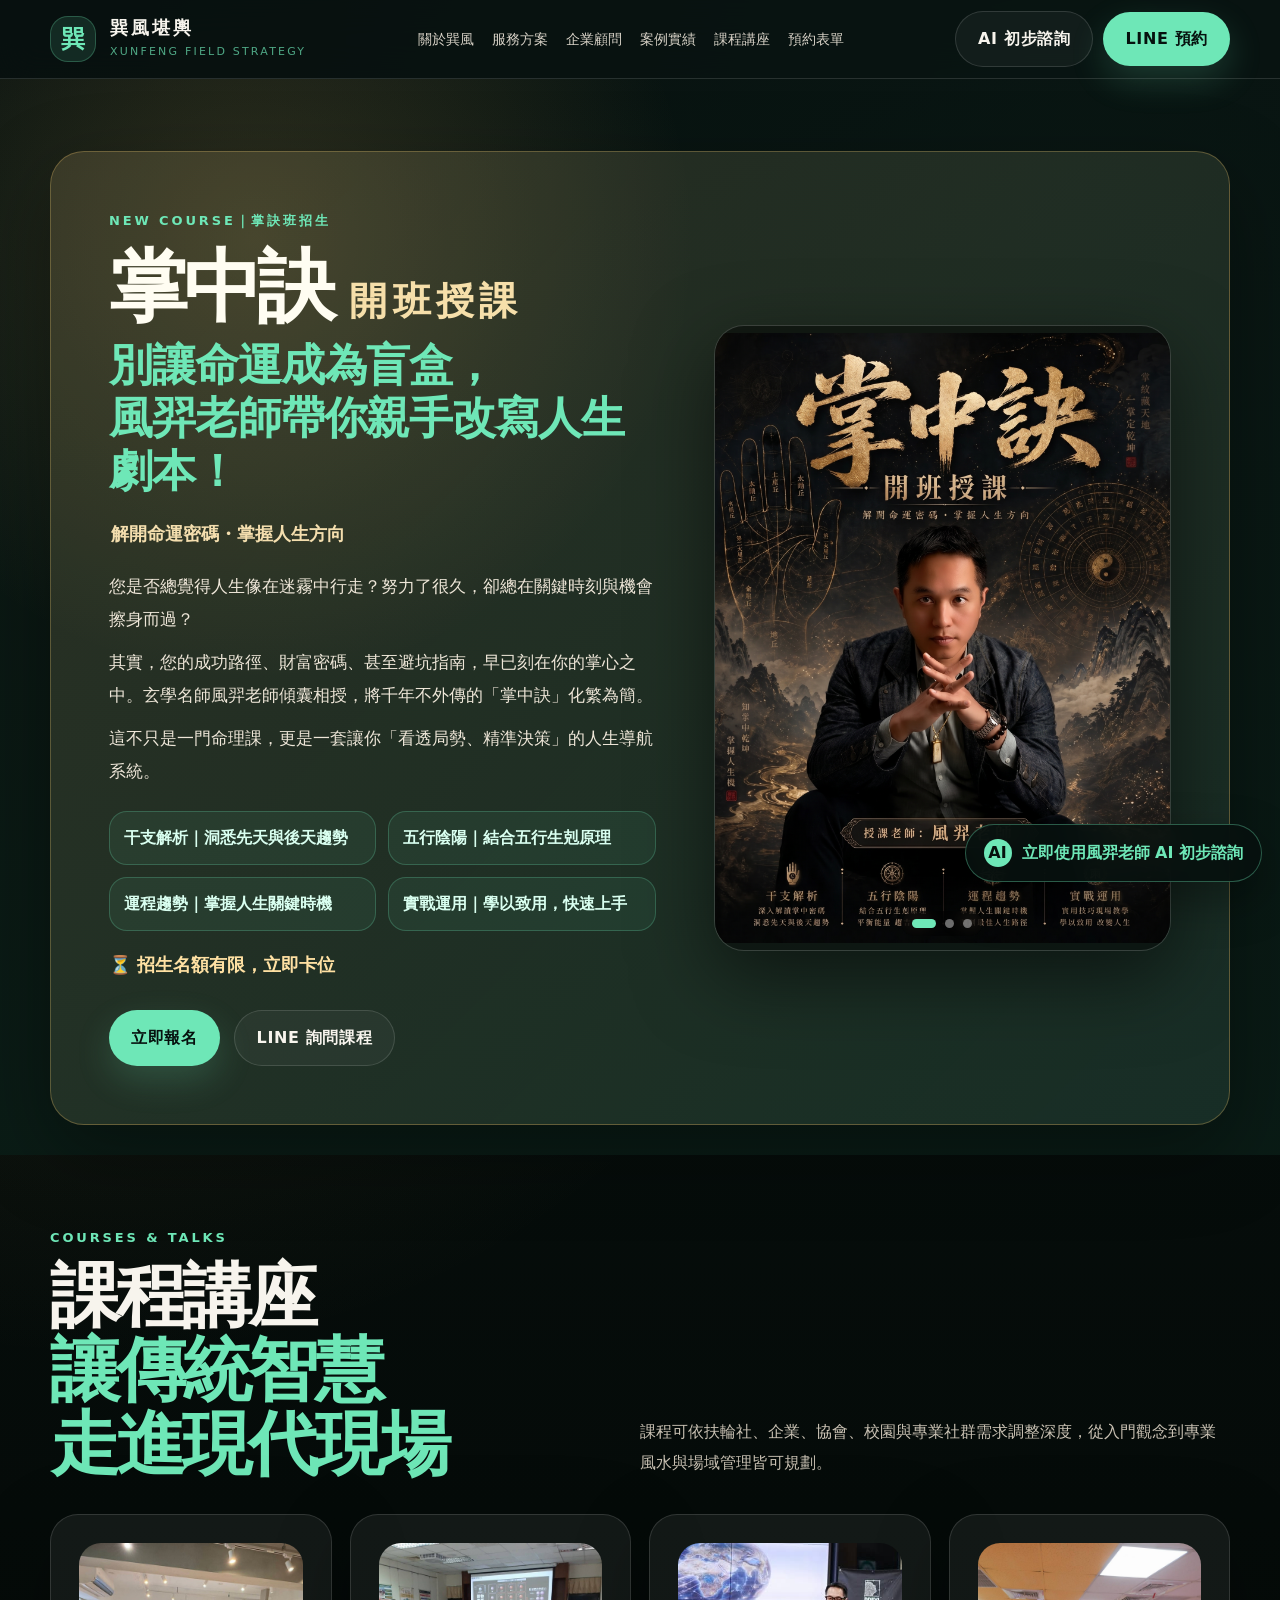
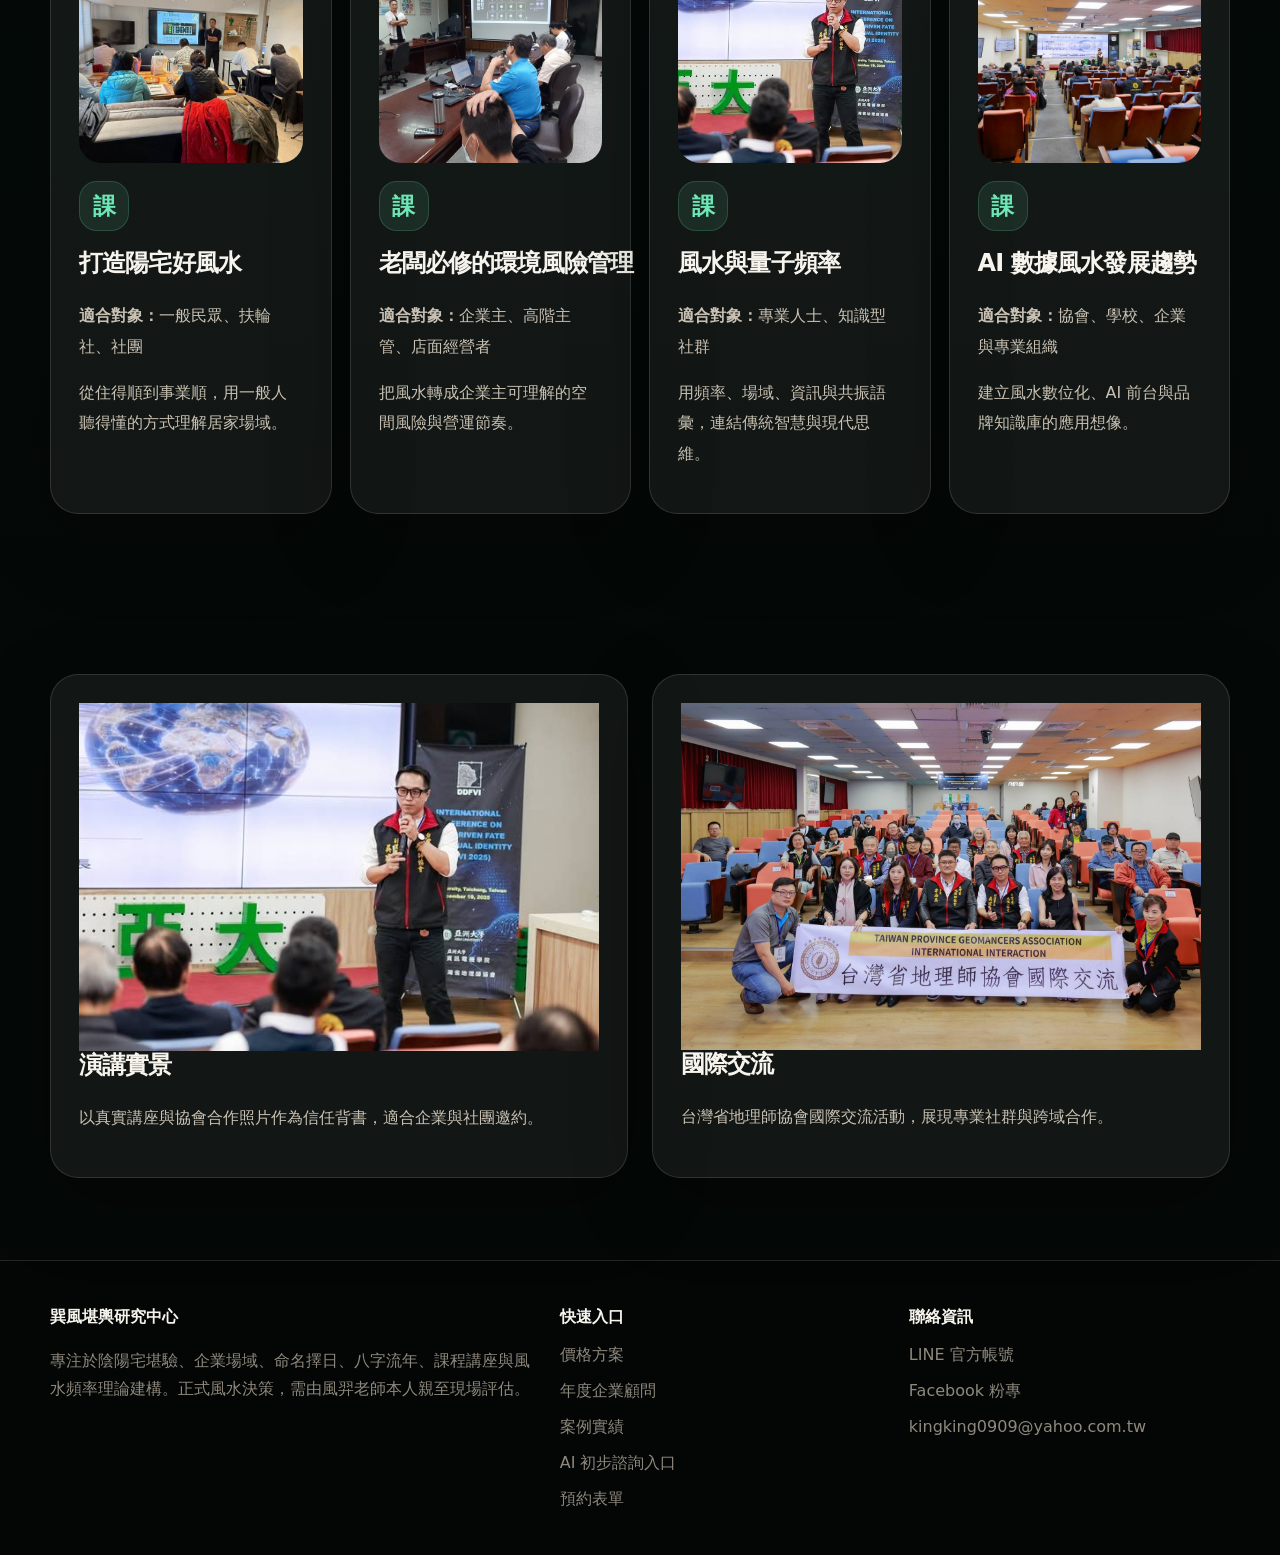
<file: courses.html>
<!DOCTYPE html>
<html lang="zh-Hant">
<head>
  <meta charset="UTF-8" />
  <meta name="viewport" content="width=device-width, initial-scale=1.0" />
  <title>課程講座｜巽風堪輿研究中心</title>
  <meta name="description" content="巽風堪輿研究中心提供風水、命理、場域管理與傳統智慧現代應用之課程講座。" />
  <link rel="stylesheet" href="css/style.css" />

<style id="force-hide-course-promo-gallery">
  /* V4 強制清除：課程新推廣區只保留主輪播，不顯示下方排開海報 */
  .course-promo-section .promo-gallery,
  #zzjStaticFallback .promo-gallery,
  #cmsCoursePromo + .promo-gallery,
  .promo-gallery[aria-label*="課程"],
  .promo-gallery[aria-label*="掌中訣"] {
    display: none !important;
    visibility: hidden !important;
    height: 0 !important;
    overflow: hidden !important;
    padding: 0 !important;
    margin: 0 !important;
  }
</style>

</head>
<body>

<header class="topbar">
  <div class="wrap nav">
    <a class="brand" href="index.html" aria-label="巽風堪輿研究中心">
      <div class="brand-mark">巽</div>
      <div>
        <div class="brand-title" data-site="shortBrand">巽風堪輿</div>
        <div class="brand-sub" data-site="subBrand">XUNFENG FIELD STRATEGY</div>
      </div>
    </a>

    <nav class="nav-links" aria-label="主選單">
      <a href="about.html">關於巽風</a>
      <a href="services.html">服務方案</a>
      <a href="enterprise.html">企業顧問</a>
      <a href="cases.html">案例實績</a>
      <a href="courses.html">課程講座</a>
      <a href="booking.html">預約表單</a>
    </nav>

    <div class="nav-actions">
      <a class="btn btn-ghost" data-link="ai" href="ai.html" target="_blank" rel="noreferrer">AI 初步諮詢</a>
      <a class="btn btn-primary" data-link="line" href="https://lin.ee/W88wwDB" target="_blank" rel="noreferrer">LINE 預約</a>
    </div>
  </div>
</header>

<main>


<!-- V3: front-end only shows the controlled carousel; poster images are managed in admin/course_promo.json. -->
<section id="zzjStaticFallback" class="course-promo-section">
  <div class="wrap">
    <article class="course-promo-card">
      <div class="course-promo-copy">
        <div class="tag">NEW COURSE｜掌訣班招生</div>
        <h2 class="promo-title"><span>掌中訣</span><small>開班授課</small></h2>
        <h3>別讓命運成為盲盒，風羿老師帶你親手改寫人生劇本！</h3>
        <p class="promo-subtitle">解開命運密碼・掌握人生方向</p>
        <div class="promo-body">
          <p>您是否總覺得人生像在迷霧中行走？努力了很久，卻總在關鍵時刻與機會擦身而過？</p>
          <p>其實，您的成功路徑、財富密碼、甚至避坑指南，早已刻在你的掌心之中。玄學名師風羿老師傾囊相授，將千年不外傳的「掌中訣」化繁為簡。</p>
          <p>這不只是一門命理課，更是一套讓你「看透局勢、精準決策」的人生導航系統。</p>
        </div>
        <ul class="promo-highlights">
          <li>干支解析｜洞悉先天與後天趨勢</li>
          <li>五行陰陽｜結合五行生剋原理</li>
          <li>運程趨勢｜掌握人生關鍵時機</li>
          <li>實戰運用｜學以致用，快速上手</li>
        </ul>
        <div class="promo-limited">⏳ 招生名額有限，立即卡位</div>
        <div class="actions">
          <a class="btn btn-primary" href="https://psee.io/9255j4" target="_blank" rel="noreferrer">立即報名</a>
          <a class="btn btn-ghost" href="https://lin.ee/W88wwDB" target="_blank" rel="noreferrer">LINE 詢問課程</a>
        </div>
      </div>
      <div class="course-promo-media">
        <div class="promo-poster-carousel" data-course-promo-carousel>
          <img class="promo-carousel-img active" src="assets/courses/zhangzhongjue-poster-qr.png" alt="掌中訣課程海報 1">
          <img class="promo-carousel-img" src="assets/courses/zhangzhongjue-poster-dark.png" alt="掌中訣課程海報 2">
          <img class="promo-carousel-img" src="assets/courses/zhangzhongjue-video-cover.png" alt="掌中訣課程海報 3">
          <div class="promo-carousel-dots">
            <button type="button" class="active" aria-label="切換到第 1 張海報"></button>
            <button type="button" aria-label="切換到第 2 張海報"></button>
            <button type="button" aria-label="切換到第 3 張海報"></button>
          </div>
        </div>
      </div>
    </article>
  </div>
</section>


<section id="coursePromoSection" class="course-promo-section" hidden>
  <div class="wrap">
    <div id="cmsCoursePromo"></div>
  </div>
</section>

<section class="hero">
  <div class="wrap">
    <div class="section-head">
      <div>
        <div class="tag">COURSES & TALKS</div>
        <h1 class="hero-title">
          <span class="title-line title-main">課程講座</span>
          <span class="title-line accent">讓傳統智慧</span>
          <span class="title-line accent">走進現代現場</span>
        </h1>
      </div>
      <p class="section-desc">課程可依扶輪社、企業、協會、校園與專業社群需求調整深度，從入門觀念到專業風水與場域管理皆可規劃。</p>
    </div>
    <div class="grid-4" id="cmsCourses"></div>
  </div>
</section>

<section>
  <div class="wrap grid-2">
    <article class="panel"><img src="assets/proof-speaker.jpg" alt="風羿老師主講" /><h3>演講實景</h3><p>以真實講座與協會合作照片作為信任背書，適合企業與社團邀約。</p></article>
    <article class="panel"><img src="assets/proof-group.jpg" alt="協會交流合影" /><h3>國際交流</h3><p>台灣省地理師協會國際交流活動，展現專業社群與跨域合作。</p></article>
  </div>
</section>

</main>

<footer class="footer">
  <div class="wrap footer-grid">
    <div>
      <h4 data-site="brand">巽風堪輿研究中心</h4>
      <p>專注於陰陽宅堪驗、企業場域、命名擇日、八字流年、課程講座與風水頻率理論建構。正式風水決策，需由風羿老師本人親至現場評估。</p>
    </div>
    <div>
      <h4>快速入口</h4>
      <div class="footer-list">
        <a href="services.html">價格方案</a>
        <a href="enterprise.html">年度企業顧問</a>
        <a href="cases.html">案例實績</a>
        <a data-link="ai" href="ai.html" target="_blank" rel="noreferrer">AI 初步諮詢入口</a>
        <a href="booking.html">預約表單</a>
      </div>
    </div>
    <div>
      <h4>聯絡資訊</h4>
      <div class="footer-list">
        <a data-link="line" href="https://lin.ee/W88wwDB" target="_blank" rel="noreferrer">LINE 官方帳號</a>
        <a data-link="facebook" href="https://www.facebook.com/share/1CCqvG15fD/" target="_blank" rel="noreferrer">Facebook 粉專</a>
        <a data-link="email" href="mailto:kingking0909@yahoo.com.tw" data-site="email">kingking0909@yahoo.com.tw</a>
      </div>
    </div>
  </div>
</footer>

<a class="floating-ai" data-link="ai" href="ai.html" target="_blank" rel="noreferrer" aria-label="立即使用風羿老師 AI 初步諮詢">
  <span>AI</span><span>立即使用風羿老師 AI 初步諮詢</span>
</a>

<div class="mobile-dock" aria-label="手機快速操作列">
  <a class="dock-ai" data-link="ai" href="ai.html" target="_blank" rel="noreferrer">AI 初步諮詢</a>
  <a class="dock-line" data-link="line" href="https://lin.ee/W88wwDB" target="_blank" rel="noreferrer">LINE 預約</a>
  <a class="dock-booking" href="booking.html">填表預約</a>
</div>

<script src="js/cms-render.js"></script>

<script>
(function removeFallbackWhenPromoLoaded(){
  setTimeout(function(){
    var dynamic = document.querySelector('#cmsCoursePromo .course-promo-card');
    var fallback = document.getElementById('zzjStaticFallback');
    if(dynamic && fallback) fallback.remove();
  }, 800);
})();
</script>

<script>
(function initStaticCoursePosterCarousel(){
  function run(){
    document.querySelectorAll('[data-course-promo-carousel]').forEach(function(carousel){
      if(carousel.dataset.ready === '1') return;
      carousel.dataset.ready = '1';
      var imgs = Array.prototype.slice.call(carousel.querySelectorAll('.promo-carousel-img'));
      var dots = Array.prototype.slice.call(carousel.querySelectorAll('.promo-carousel-dots button'));
      if(imgs.length <= 1) return;
      var index = 0;
      function show(next){
        index = (next + imgs.length) % imgs.length;
        imgs.forEach(function(img, i){ img.classList.toggle('active', i === index); });
        dots.forEach(function(dot, i){ dot.classList.toggle('active', i === index); });
      }
      dots.forEach(function(dot, i){ dot.addEventListener('click', function(){ show(i); }); });
      setInterval(function(){ show(index + 1); }, 5000);
    });
  }
  if(document.readyState === 'loading') document.addEventListener('DOMContentLoaded', run);
  else run();
})();
</script>


<script id="force-remove-course-promo-gallery">
(function(){
  function removePromoGallery(){
    document.querySelectorAll('.course-promo-section .promo-gallery, .promo-gallery[aria-label*="課程"], .promo-gallery[aria-label*="掌中訣"]').forEach(function(el){
      el.remove();
    });
  }
  removePromoGallery();
  if(document.readyState === 'loading'){
    document.addEventListener('DOMContentLoaded', removePromoGallery);
  } else {
    setTimeout(removePromoGallery, 100);
  }
  setTimeout(removePromoGallery, 600);
  setTimeout(removePromoGallery, 1500);
})();
</script>

</body>
</html>
</file>
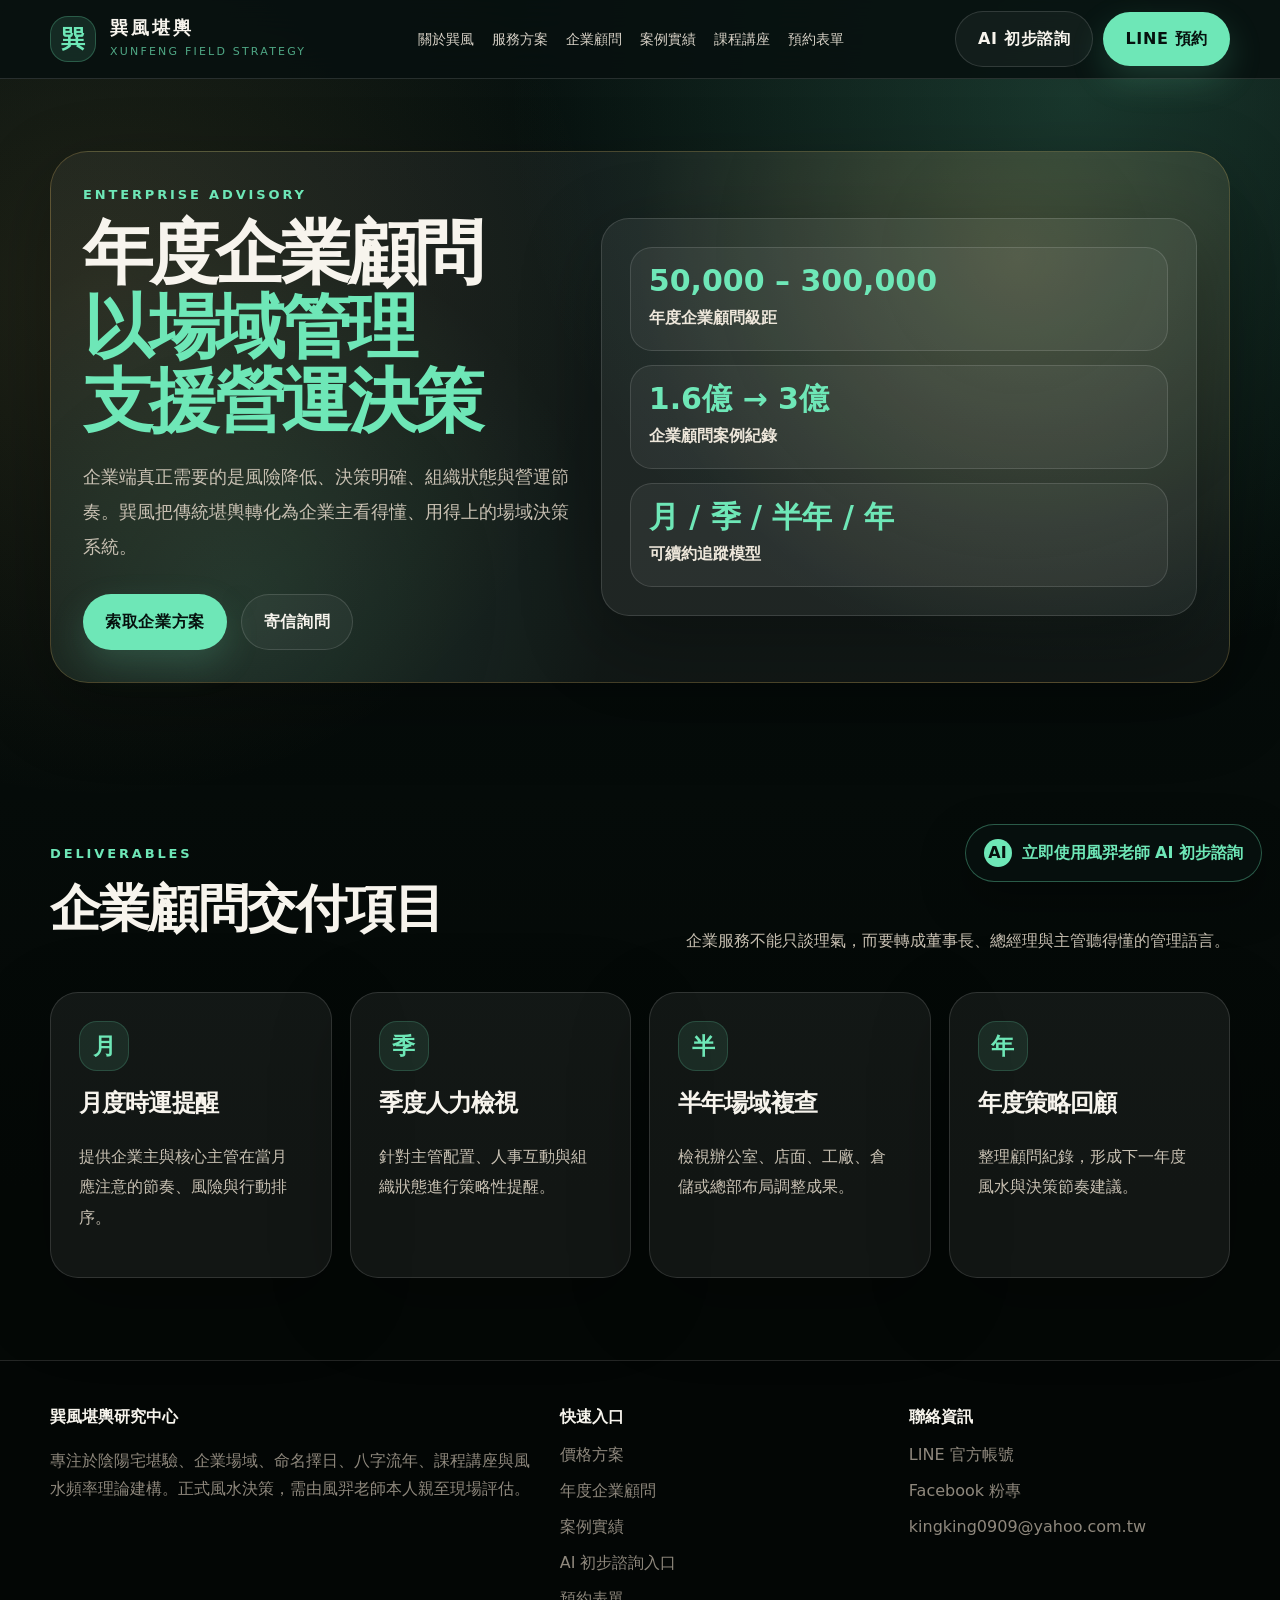
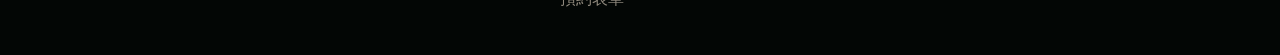
<file: enterprise.html>
<!DOCTYPE html>
<html lang="zh-Hant">
<head>
  <meta charset="UTF-8" />
  <meta name="viewport" content="width=device-width, initial-scale=1.0" />
  <title>年度企業顧問｜巽風堪輿研究中心</title>
  <meta name="description" content="巽風年度企業顧問協助企業檢視場域條件、動線配置、辦公環境與長期營運決策。" />
  <link rel="stylesheet" href="css/style.css" />
</head>
<body>

<header class="topbar">
  <div class="wrap nav">
    <a class="brand" href="index.html" aria-label="巽風堪輿研究中心">
      <div class="brand-mark">巽</div>
      <div>
        <div class="brand-title" data-site="shortBrand">巽風堪輿</div>
        <div class="brand-sub" data-site="subBrand">XUNFENG FIELD STRATEGY</div>
      </div>
    </a>

    <nav class="nav-links" aria-label="主選單">
      <a href="about.html">關於巽風</a>
      <a href="services.html">服務方案</a>
      <a href="enterprise.html">企業顧問</a>
      <a href="cases.html">案例實績</a>
      <a href="courses.html">課程講座</a>
      <a href="booking.html">預約表單</a>
    </nav>

    <div class="nav-actions">
      <a class="btn btn-ghost" data-link="ai" href="ai.html" target="_blank" rel="noreferrer">AI 初步諮詢</a>
      <a class="btn btn-primary" data-link="line" href="https://lin.ee/W88wwDB" target="_blank" rel="noreferrer">LINE 預約</a>
    </div>
  </div>
</header>

<main>

<section class="hero">
  <div class="wrap">
    <div class="brand-anchor">
      <div>
        <div class="tag">ENTERPRISE ADVISORY</div>
        <h1 class="hero-title">
          <span class="title-line title-main">年度企業顧問</span>
          <span class="title-line accent">以場域管理</span>
          <span class="title-line accent">支援營運決策</span>
        </h1>
        <p class="lead">企業端真正需要的是風險降低、決策明確、組織狀態與營運節奏。巽風把傳統堪輿轉化為企業主看得懂、用得上的場域決策系統。</p>
        <div class="hero-actions">
          <a class="btn btn-primary" href="booking.html">索取企業方案</a>
          <a class="btn btn-ghost" data-link="email" href="#">寄信詢問</a>
        </div>
      </div>
      <div class="panel">
        <div class="kpi"><strong>50,000 – 300,000</strong><span>年度企業顧問級距</span></div>
        <div class="kpi" style="margin-top:14px"><strong>1.6億 → 3億</strong><span>企業顧問案例紀錄</span></div>
        <div class="kpi" style="margin-top:14px"><strong>月 / 季 / 半年 / 年</strong><span>可續約追蹤模型</span></div>
      </div>
    </div>
  </div>
</section>

<section>
  <div class="wrap">
    <div class="section-head">
      <div><div class="tag">DELIVERABLES</div><h2>企業顧問交付項目</h2></div>
      <p class="section-desc">企業服務不能只談理氣，而要轉成董事長、總經理與主管聽得懂的管理語言。</p>
    </div>
    <div class="grid-4">
      <article class="card"><div class="icon">月</div><h3>月度時運提醒</h3><p>提供企業主與核心主管在當月應注意的節奏、風險與行動排序。</p></article>
      <article class="card"><div class="icon">季</div><h3>季度人力檢視</h3><p>針對主管配置、人事互動與組織狀態進行策略性提醒。</p></article>
      <article class="card"><div class="icon">半</div><h3>半年場域複查</h3><p>檢視辦公室、店面、工廠、倉儲或總部布局調整成果。</p></article>
      <article class="card"><div class="icon">年</div><h3>年度策略回顧</h3><p>整理顧問紀錄，形成下一年度風水與決策節奏建議。</p></article>
    </div>
  </div>
</section>

</main>

<footer class="footer">
  <div class="wrap footer-grid">
    <div>
      <h4 data-site="brand">巽風堪輿研究中心</h4>
      <p>專注於陰陽宅堪驗、企業場域、命名擇日、八字流年、課程講座與風水頻率理論建構。正式風水決策，需由風羿老師本人親至現場評估。</p>
    </div>
    <div>
      <h4>快速入口</h4>
      <div class="footer-list">
        <a href="services.html">價格方案</a>
        <a href="enterprise.html">年度企業顧問</a>
        <a href="cases.html">案例實績</a>
        <a data-link="ai" href="ai.html" target="_blank" rel="noreferrer">AI 初步諮詢入口</a>
        <a href="booking.html">預約表單</a>
      </div>
    </div>
    <div>
      <h4>聯絡資訊</h4>
      <div class="footer-list">
        <a data-link="line" href="https://lin.ee/W88wwDB" target="_blank" rel="noreferrer">LINE 官方帳號</a>
        <a data-link="facebook" href="https://www.facebook.com/share/1CCqvG15fD/" target="_blank" rel="noreferrer">Facebook 粉專</a>
        <a data-link="email" href="mailto:kingking0909@yahoo.com.tw" data-site="email">kingking0909@yahoo.com.tw</a>
      </div>
    </div>
  </div>
</footer>

<a class="floating-ai" data-link="ai" href="ai.html" target="_blank" rel="noreferrer" aria-label="立即使用風羿老師 AI 初步諮詢">
  <span>AI</span><span>立即使用風羿老師 AI 初步諮詢</span>
</a>

<div class="mobile-dock" aria-label="手機快速操作列">
  <a class="dock-ai" data-link="ai" href="ai.html" target="_blank" rel="noreferrer">AI 初步諮詢</a>
  <a class="dock-line" data-link="line" href="https://lin.ee/W88wwDB" target="_blank" rel="noreferrer">LINE 預約</a>
  <a class="dock-booking" href="booking.html">填表預約</a>
</div>

<script src="js/cms-render.js"></script>
</body>
</html>
</file>
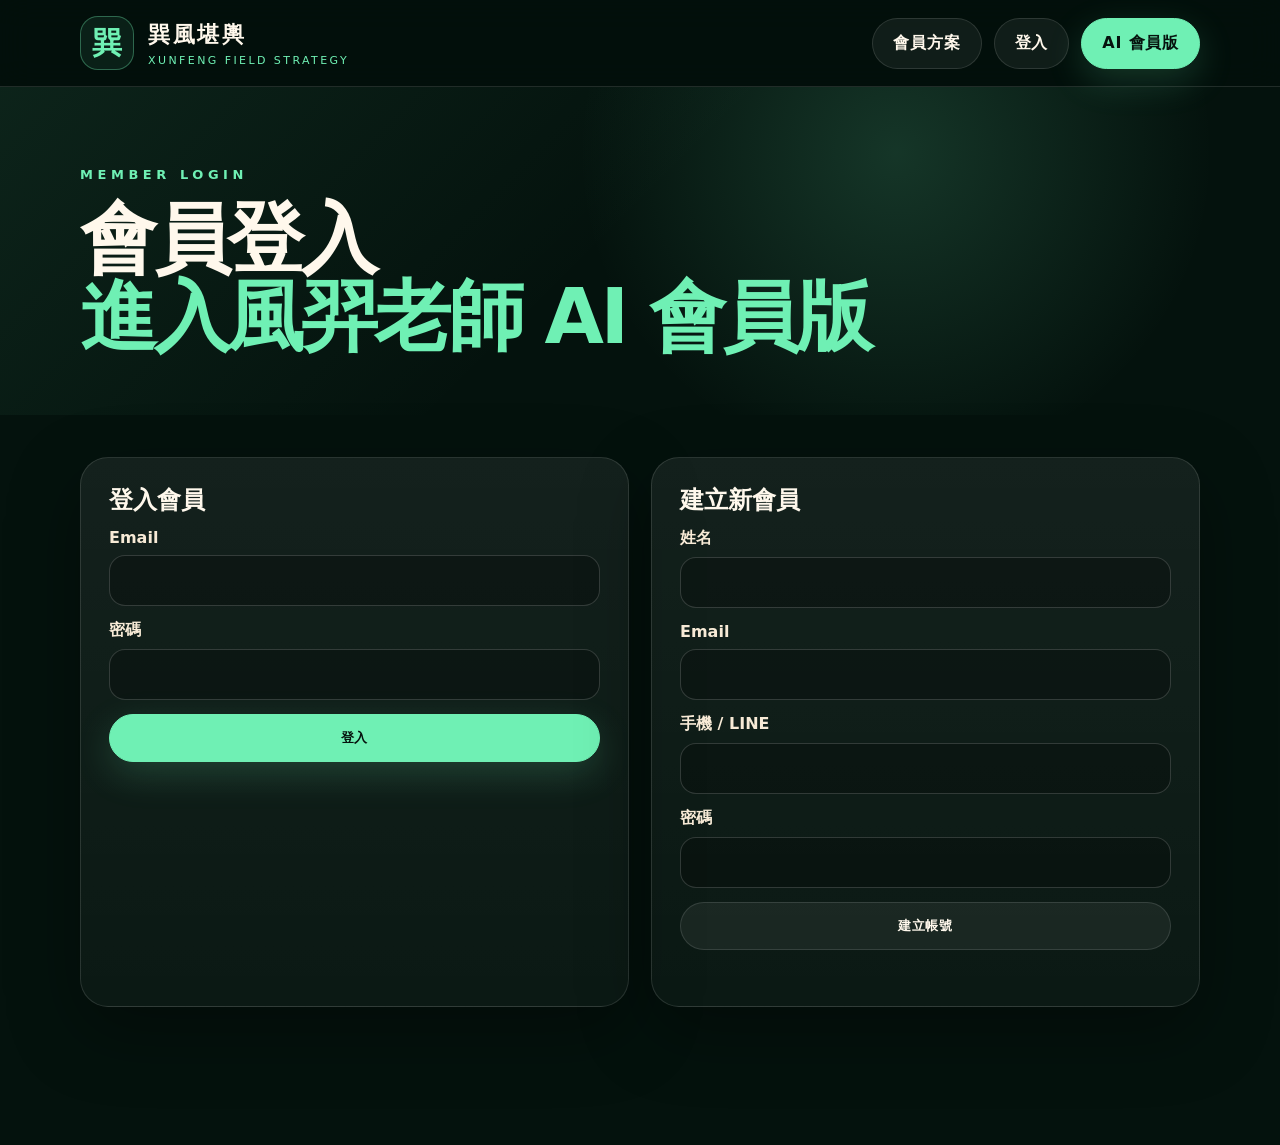
<file: login.html>
<!doctype html>
<html lang="zh-Hant"><head>
<meta charset="utf-8"><meta name="viewport" content="width=device-width,initial-scale=1">
<title>巽風 AI 會員登入</title><link rel="stylesheet" href="css/member.css">
<script src="js/member-config.js"></script><script src="js/member-auth.js"></script>
</head><body>
<header class="topbar"><div class="wrap nav">
  <a class="brand" href="index.html"><div class="mark">巽</div><div><strong>巽風堪輿</strong><small>XUNFENG FIELD STRATEGY</small></div></a>
  <nav class="nav-actions">
    <a class="btn" href="member-pricing.html">會員方案</a>
    <a class="btn" href="login.html">登入</a>
    <a class="btn primary" href="member-ai.html">AI 會員版</a>
  </nav>
</div></header>
<section class="hero"><div class="wrap">
  <div class="kicker">MEMBER LOGIN</div>
  <h1>會員登入<span class="accent">進入風羿老師 AI 會員版</span></h1>
</div></section>
<section class="section"><div class="wrap grid two">
  <article class="panel">
    <h2>登入會員</h2>
    <div class="form">
      <label>Email<input id="loginEmail" type="email" autocomplete="email"></label>
      <label>密碼<input id="loginPassword" type="password" autocomplete="current-password"></label>
      <button class="btn primary" onclick="loginMember()">登入</button>
      <div id="loginStatus" class="status"></div>
    </div>
  </article>
  <article class="panel">
    <h2>建立新會員</h2>
    <div class="form">
      <label>姓名<input id="name" autocomplete="name"></label>
      <label>Email<input id="email" type="email" autocomplete="email"></label>
      <label>手機 / LINE<input id="phone"></label>
      <label>密碼<input id="password" type="password" autocomplete="new-password"></label>
      <button class="btn" onclick="registerMember()">建立帳號</button>
      <div id="status" class="status"></div>
    </div>
  </article>
</div></section>
</body></html>
</file>
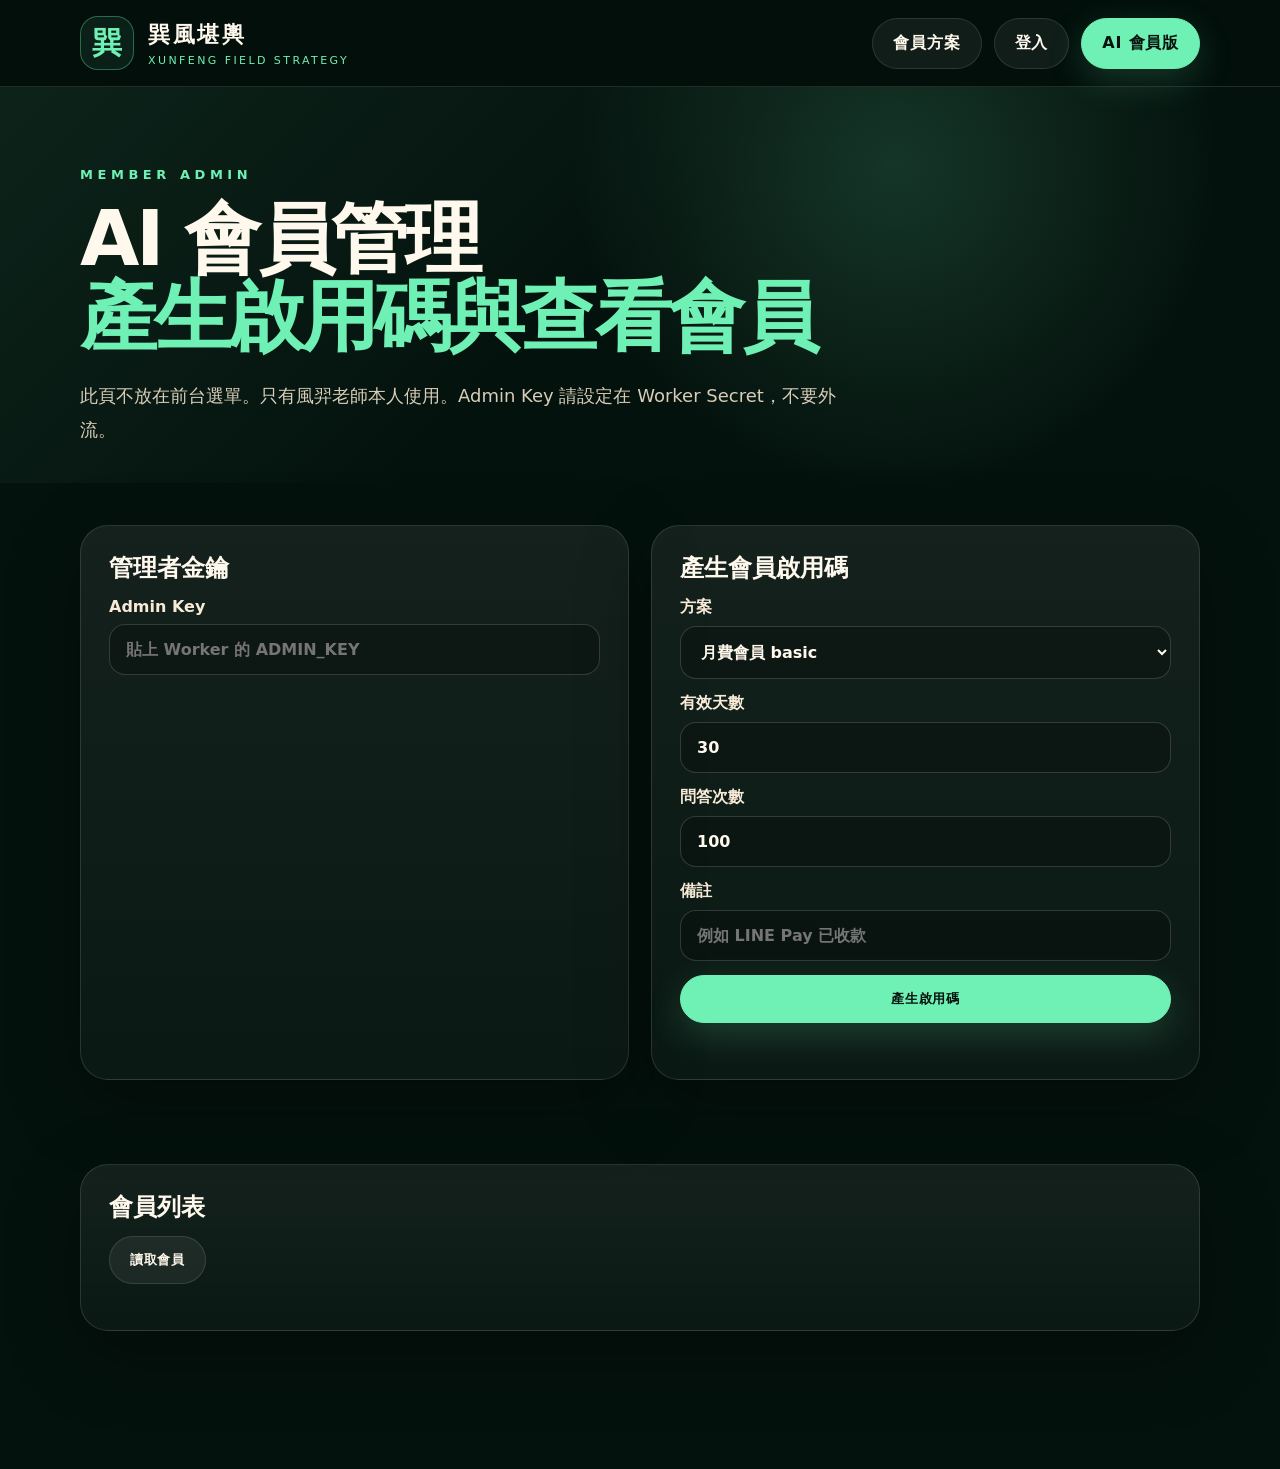
<file: member-admin.html>
<!doctype html>
<html lang="zh-Hant"><head>
<meta charset="utf-8"><meta name="viewport" content="width=device-width,initial-scale=1">
<title>巽風 AI 會員管理</title><link rel="stylesheet" href="css/member.css">
<script src="js/member-config.js"></script><script src="js/member-admin.js"></script>
</head><body>
<header class="topbar"><div class="wrap nav">
  <a class="brand" href="index.html"><div class="mark">巽</div><div><strong>巽風堪輿</strong><small>XUNFENG FIELD STRATEGY</small></div></a>
  <nav class="nav-actions">
    <a class="btn" href="member-pricing.html">會員方案</a>
    <a class="btn" href="login.html">登入</a>
    <a class="btn primary" href="member-ai.html">AI 會員版</a>
  </nav>
</div></header>
<section class="hero"><div class="wrap">
  <div class="kicker">MEMBER ADMIN</div>
  <h1>AI 會員管理<span class="accent">產生啟用碼與查看會員</span></h1>
  <p class="lead">此頁不放在前台選單。只有風羿老師本人使用。Admin Key 請設定在 Worker Secret，不要外流。</p>
</div></section>
<section class="section"><div class="wrap grid two">
  <article class="panel">
    <h2>管理者金鑰</h2>
    <label>Admin Key<input id="adminKey" type="password" placeholder="貼上 Worker 的 ADMIN_KEY"></label>
  </article>
  <article class="panel">
    <h2>產生會員啟用碼</h2>
    <div class="form">
      <label>方案<select id="plan"><option value="basic">月費會員 basic</option><option value="pro">進階會員 pro</option><option value="vip">VIP 顧問 vip</option></select></label>
      <label>有效天數<input id="days" type="number" value="30"></label>
      <label>問答次數<input id="credits" type="number" value="100"></label>
      <label>備註<input id="note" placeholder="例如 LINE Pay 已收款"></label>
      <button class="btn primary" onclick="createCode()">產生啟用碼</button>
      <div id="codeResult" class="status"></div>
    </div>
  </article>
</div></section>
<section class="section"><div class="wrap panel">
  <h2>會員列表</h2>
  <button class="btn" onclick="loadMembers()">讀取會員</button>
  <div id="members" style="margin-top:18px"></div>
</div></section>
</body></html>
</file>
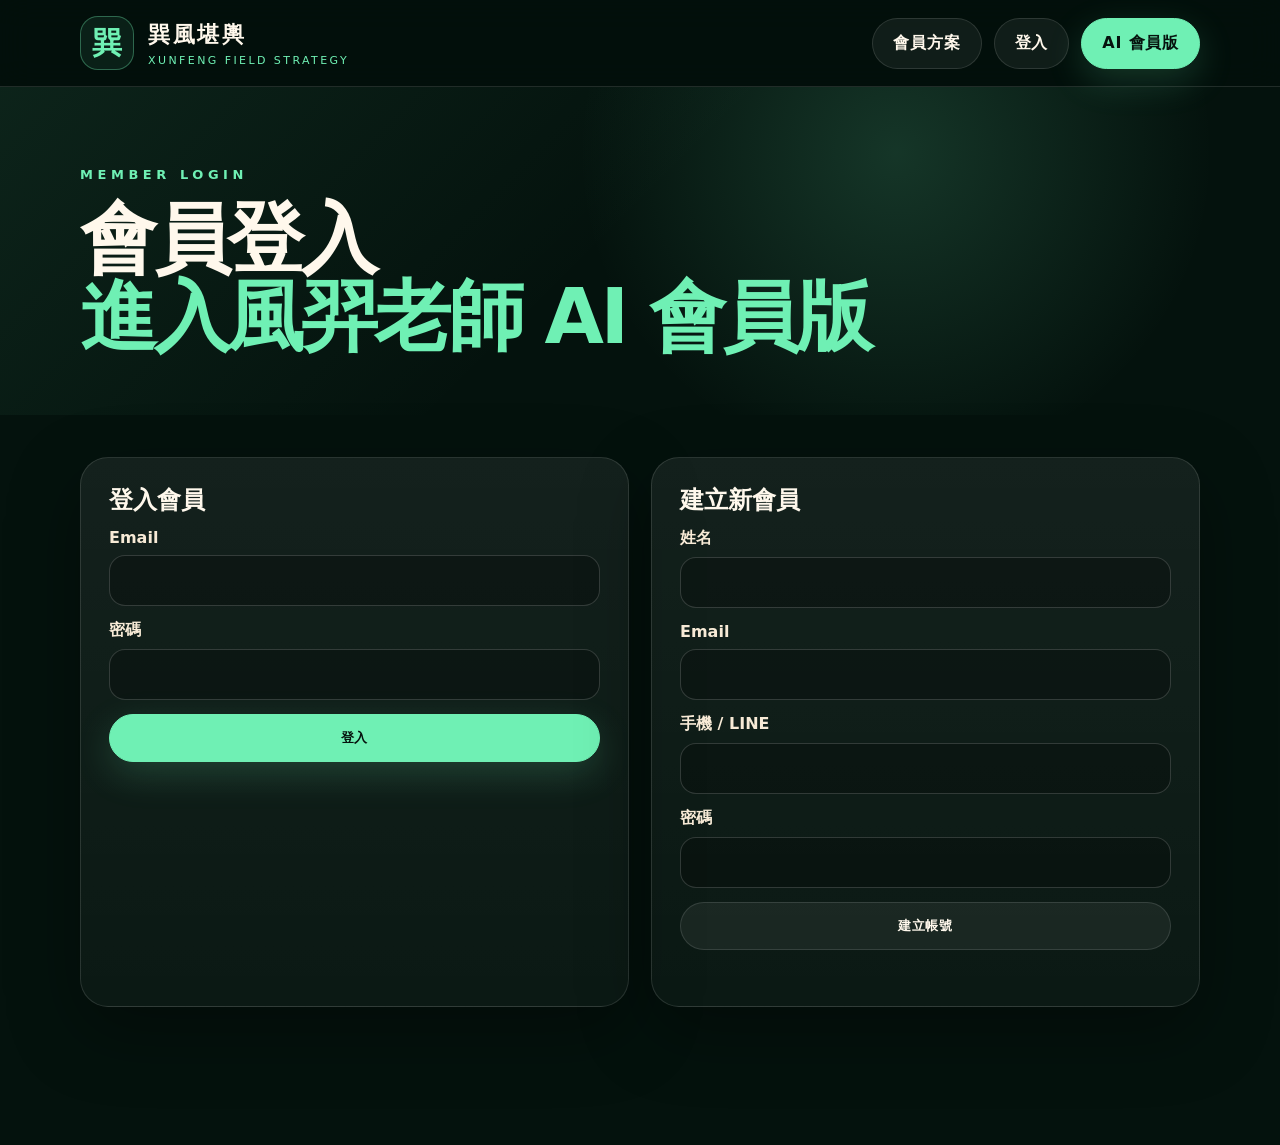
<file: member-ai.html>
<!doctype html>
<html lang="zh-Hant"><head>
<meta charset="utf-8"><meta name="viewport" content="width=device-width,initial-scale=1">
<title>風羿老師 AI 會員版</title><link rel="stylesheet" href="css/member.css">
<script src="js/member-config.js"></script><script defer src="js/member-ai.js"></script>
</head><body>
<header class="topbar"><div class="wrap nav">
  <a class="brand" href="index.html"><div class="mark">巽</div><div><strong>巽風堪輿</strong><small>XUNFENG FIELD STRATEGY</small></div></a>
  <nav class="nav-actions">
    <a class="btn" href="member-pricing.html">會員方案</a>
    <a class="btn" href="login.html">登入</a>
    <a class="btn primary" href="member-ai.html">AI 會員版</a>
  </nav>
</div></header>
<section class="hero"><div class="wrap">
  <div class="kicker">FENGYI AI MEMBER</div>
  <h1>風羿老師 AI<span class="accent">會員專屬諮詢</span></h1>
  <p id="memberLine" class="lead">讀取會員資料中…</p>
</div></section>
<section class="section"><div class="wrap">
  <article class="panel chatbox">
    <div id="messages" class="messages">
      <div class="msg bot">請輸入你的問題。若是風水初判，請提供坐向、度數、建造年份、來水、去水、大門方位；若是命理，請提供四柱或出生年月日時地。正式個案仍需由風羿老師本人現場評估。</div>
    </div>
    <div class="chat-input">
      <textarea id="message" placeholder="輸入問題。Ctrl + Enter 可送出。"></textarea>
      <button id="sendBtn" class="btn primary">送出</button>
    </div>
  </article>
</div></section>
</body></html>
</file>
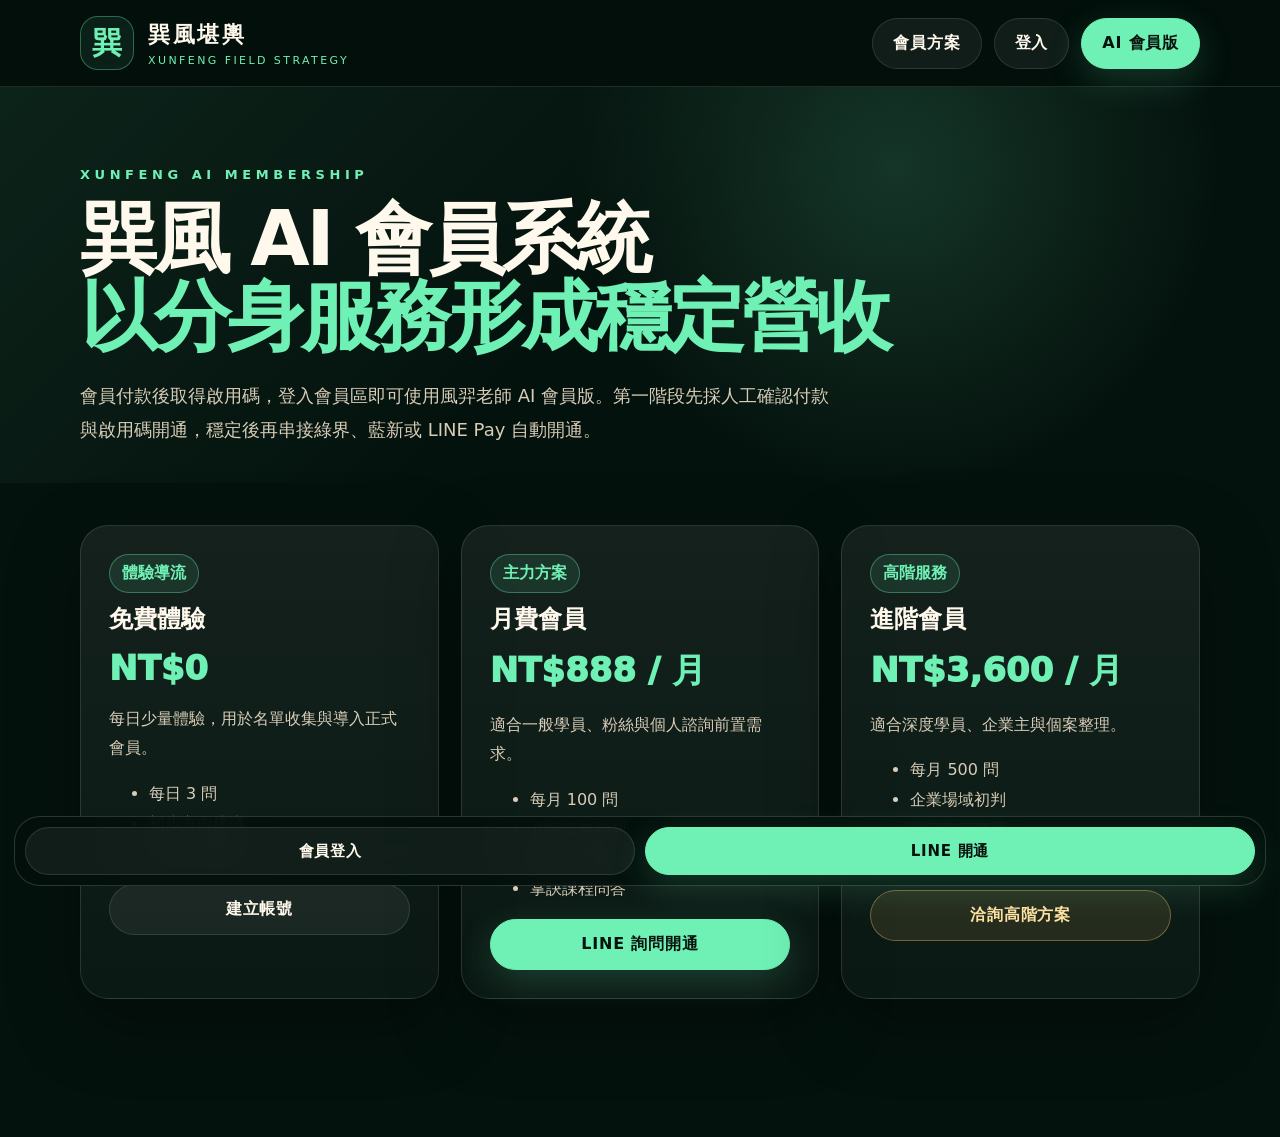
<file: member-pricing.html>
<!doctype html>
<html lang="zh-Hant"><head>
<meta charset="utf-8"><meta name="viewport" content="width=device-width,initial-scale=1">
<title>巽風 AI 會員方案</title><link rel="stylesheet" href="css/member.css">
</head><body>
<header class="topbar"><div class="wrap nav">
  <a class="brand" href="index.html"><div class="mark">巽</div><div><strong>巽風堪輿</strong><small>XUNFENG FIELD STRATEGY</small></div></a>
  <nav class="nav-actions">
    <a class="btn" href="member-pricing.html">會員方案</a>
    <a class="btn" href="login.html">登入</a>
    <a class="btn primary" href="member-ai.html">AI 會員版</a>
  </nav>
</div></header>
<section class="hero"><div class="wrap">
  <div class="kicker">XUNFENG AI MEMBERSHIP</div>
  <h1>巽風 AI 會員系統<span class="accent">以分身服務形成穩定營收</span></h1>
  <p class="lead">會員付款後取得啟用碼，登入會員區即可使用風羿老師 AI 會員版。第一階段先採人工確認付款與啟用碼開通，穩定後再串接綠界、藍新或 LINE Pay 自動開通。</p>
</div></section>
<section class="section"><div class="wrap grid three">
  <article class="card"><span class="badge">體驗導流</span><h2>免費體驗</h2><div class="price">NT$0</div><p>每日少量體驗，用於名單收集與導入正式會員。</p><ul><li>每日 3 問</li><li>初步方向建議</li><li>引導正式預約</li></ul><a class="btn block" href="login.html">建立帳號</a></article>
  <article class="card"><span class="badge">主力方案</span><h2>月費會員</h2><div class="price">NT$888 / 月</div><p>適合一般學員、粉絲與個人諮詢前置需求。</p><ul><li>每月 100 問</li><li>八字流年初判</li><li>風水方向建議</li><li>掌訣課程問答</li></ul><a class="btn primary block" href="https://lin.ee/W88wwDB">LINE 詢問開通</a></article>
  <article class="card"><span class="badge">高階服務</span><h2>進階會員</h2><div class="price">NT$3,600 / 月</div><p>適合深度學員、企業主與個案整理。</p><ul><li>每月 500 問</li><li>企業場域初判</li><li>陽宅初評整理</li><li>進階命理推演</li></ul><a class="btn gold block" href="https://lin.ee/W88wwDB">洽詢高階方案</a></article>
</div></section>
<div class="mobile-dock"><a class="btn" href="login.html">會員登入</a><a class="btn primary" href="https://lin.ee/W88wwDB">LINE 開通</a></div>
</body></html>
</file>
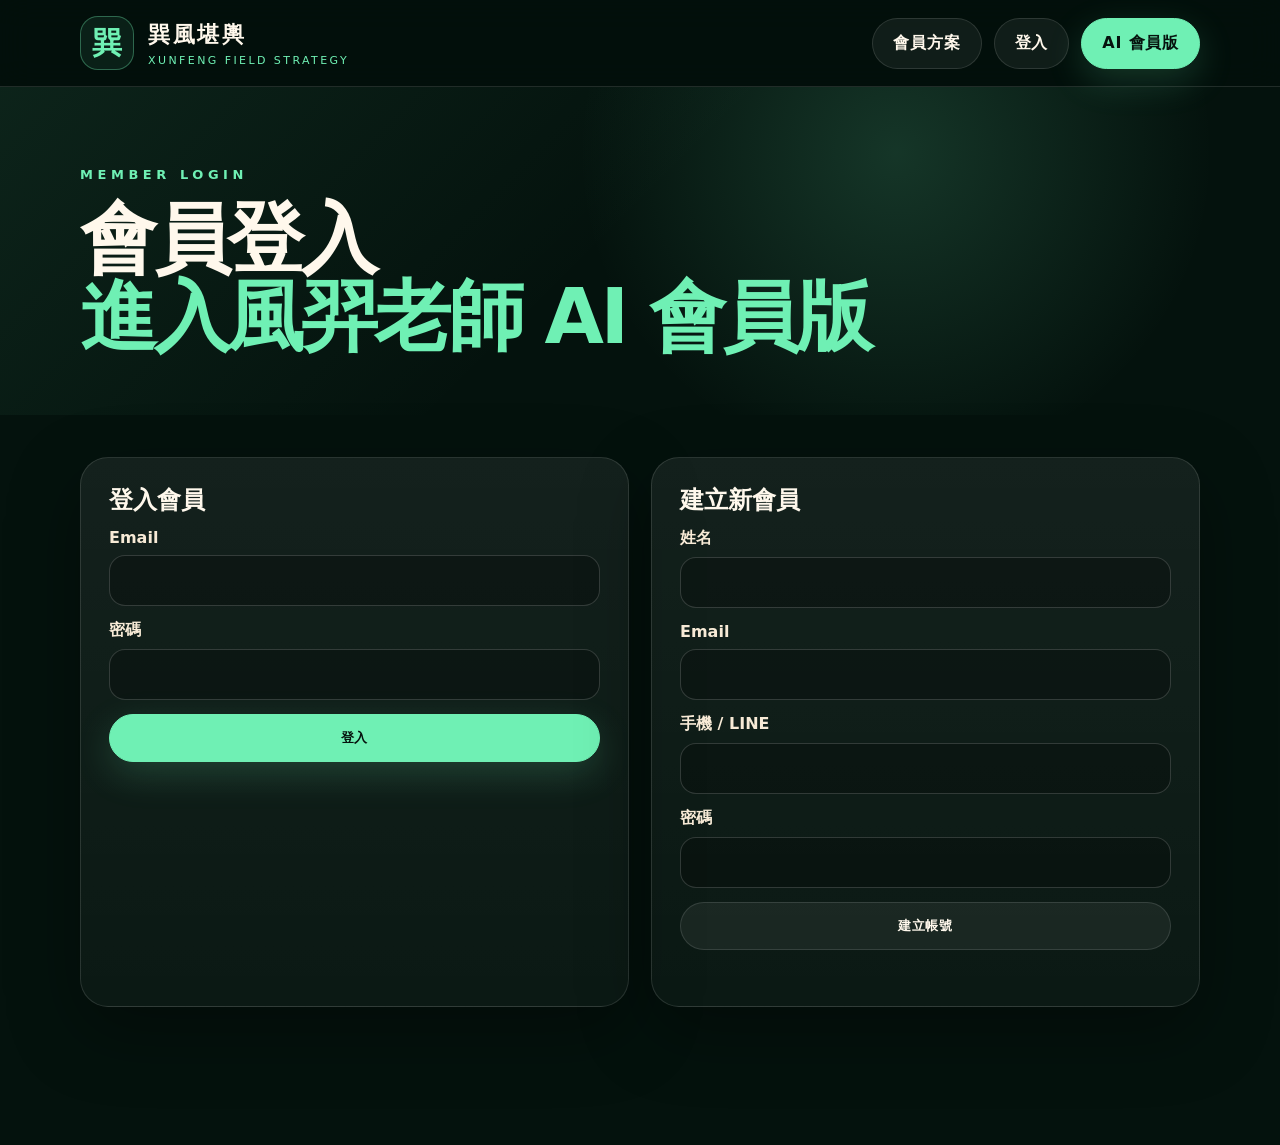
<file: member.html>
<!doctype html>
<html lang="zh-Hant"><head>
<meta charset="utf-8"><meta name="viewport" content="width=device-width,initial-scale=1">
<title>巽風 AI 會員中心</title><link rel="stylesheet" href="css/member.css">
<script src="js/member-config.js"></script><script src="js/member-auth.js"></script>
</head><body onload="loadMember()">
<header class="topbar"><div class="wrap nav">
  <a class="brand" href="index.html"><div class="mark">巽</div><div><strong>巽風堪輿</strong><small>XUNFENG FIELD STRATEGY</small></div></a>
  <nav class="nav-actions">
    <a class="btn" href="member-pricing.html">會員方案</a>
    <a class="btn" href="login.html">登入</a>
    <a class="btn primary" href="member-ai.html">AI 會員版</a>
  </nav>
</div></header>
<section class="hero"><div class="wrap">
  <div class="kicker">MEMBER CENTER</div>
  <h1>會員中心<span class="accent">管理你的 AI 服務權限</span></h1>
</div></section>
<section class="section"><div class="wrap member-shell">
  <aside class="panel member-side">
    <h2 id="memberName">讀取中</h2>
    <div class="member-meta">
      <div>方案：<strong id="memberPlan"></strong></div>
      <div>狀態：<strong id="memberStatus"></strong></div>
      <div>剩餘次數：<strong id="memberCredits"></strong></div>
      <div>到期日：<strong id="memberExpires"></strong></div>
    </div>
    <p id="inactiveHint">若尚未啟用，請付款後輸入啟用碼。</p>
    <a id="enterAi" class="btn primary block" href="member-ai.html">進入 AI 會員版</a>
    <button class="btn block" onclick="logout()">登出</button>
  </aside>
  <main class="panel">
    <h2>輸入會員啟用碼</h2>
    <p>付款完成後，由後台產生啟用碼給會員。輸入後即開通方案、期限與問答次數。</p>
    <div class="form">
      <label>啟用碼<input id="code" placeholder="例如 XF-ABCD-1234"></label>
      <button class="btn primary" onclick="redeemCode()">啟用會員</button>
      <div id="redeemStatus" class="status"></div>
    </div>
  </main>
</div></section>
</body></html>
</file>
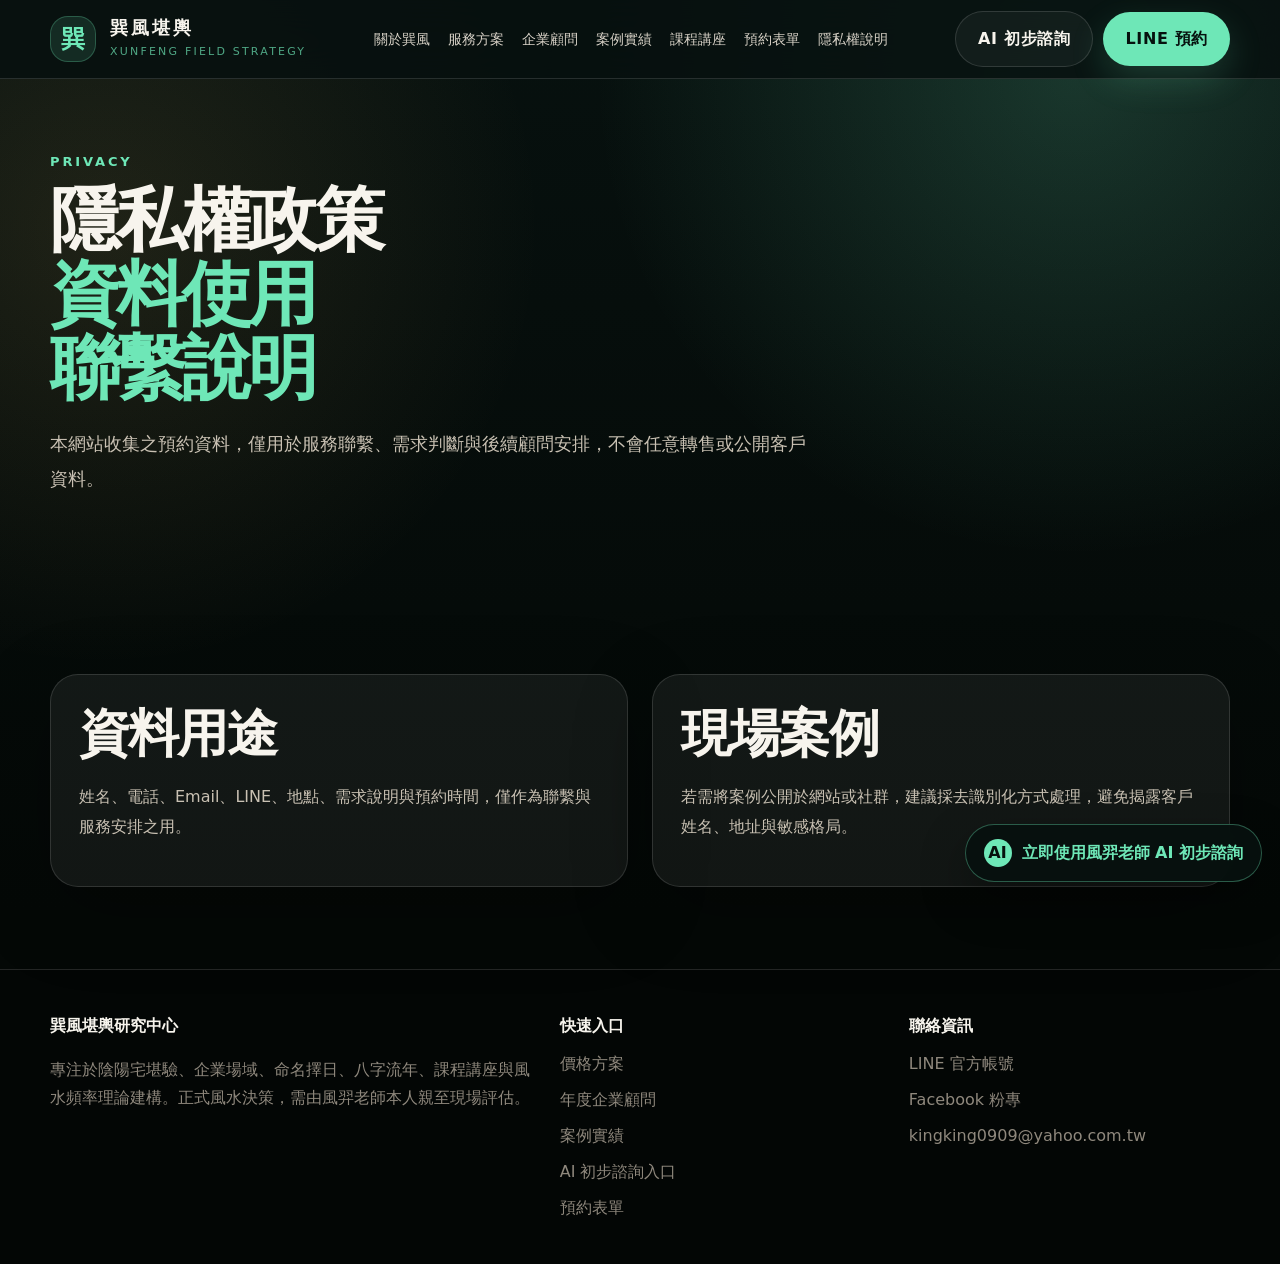
<file: privacy.html>
<!DOCTYPE html>
<html lang="zh-Hant">
<head>
  <meta charset="UTF-8" />
  <meta name="viewport" content="width=device-width, initial-scale=1.0" />
  <title>隱私權說明｜巽風堪輿研究中心</title>
  <meta name="description" content="巽風堪輿研究中心隱私權與預約資料使用說明。" />
  <meta name="keywords" content="巽風堪輿研究中心,風羿老師,陽宅風水,陰宅風水,企業風水顧問,年度企業顧問,公司命名,新生兒取名,成人改名,擇日選時,八字流年,乾坤國寶,龍門八局,風水課程,AI風水顧問" />
  <meta property="og:title" content="隱私權說明｜巽風堪輿研究中心" />
  <meta property="og:description" content="巽風堪輿研究中心隱私權與預約資料使用說明。" />
  <meta property="og:type" content="website" />
  <link rel="stylesheet" href="css/style.css" />
</head>
<body>

<header class="topbar">
  <div class="wrap nav">
    <a class="brand" href="index.html" aria-label="巽風堪輿研究中心">
      <div class="brand-mark">巽</div>
      <div>
        <div class="brand-title">巽風堪輿</div>
        <div class="brand-sub">XUNFENG FIELD STRATEGY</div>
      </div>
    </a>

    <nav class="nav-links" aria-label="主選單">
      <a href="about.html">關於巽風</a>
      <a href="services.html">服務方案</a>
      <a href="enterprise.html">企業顧問</a>
      <a href="cases.html">案例實績</a>
      <a href="courses.html">課程講座</a>
      <a href="booking.html">預約表單</a>
        <a href="privacy.html">隱私權說明</a>
    </nav>

    <div class="nav-actions">
      <a class="btn btn-ghost" href="ai.html" target="_blank" rel="noreferrer">AI 初步諮詢</a>
      <a class="btn btn-primary" href="https://lin.ee/W88wwDB" target="_blank" rel="noreferrer">LINE 預約</a>
    </div>
  </div>
</header>

<main>

<section class="hero">
  <div class="wrap">
    <div class="tag">PRIVACY</div>
    <h1 class="hero-title">
      <span class="title-line title-main">隱私權政策</span>
      <span class="title-line accent">資料使用</span>
      <span class="title-line accent">聯繫說明</span>
    </h1>
    <p class="lead">本網站收集之預約資料，僅用於服務聯繫、需求判斷與後續顧問安排，不會任意轉售或公開客戶資料。</p>
  </div>
</section>
<section>
  <div class="wrap grid-2">
    <article class="panel"><h2>資料用途</h2><p>姓名、電話、Email、LINE、地點、需求說明與預約時間，僅作為聯繫與服務安排之用。</p></article>
    <article class="panel"><h2>現場案例</h2><p>若需將案例公開於網站或社群，建議採去識別化方式處理，避免揭露客戶姓名、地址與敏感格局。</p></article>
  </div>
</section>

</main>

<footer class="footer">
  <div class="wrap footer-grid">
    <div>
      <h4>巽風堪輿研究中心</h4>
      <p>專注於陰陽宅堪驗、企業場域、命名擇日、八字流年、課程講座與風水頻率理論建構。正式風水決策，需由風羿老師本人親至現場評估。</p>
    </div>
    <div>
      <h4>快速入口</h4>
      <div class="footer-list">
        <a href="services.html">價格方案</a>
        <a href="enterprise.html">年度企業顧問</a>
        <a href="cases.html">案例實績</a>
        <a href="ai.html" target="_blank" rel="noreferrer">AI 初步諮詢入口</a>
        <a href="booking.html">預約表單</a>
      </div>
    </div>
    <div>
      <h4>聯絡資訊</h4>
      <div class="footer-list">
        <a href="https://lin.ee/W88wwDB" target="_blank" rel="noreferrer">LINE 官方帳號</a>
        <a href="https://www.facebook.com/share/1CCqvG15fD/" target="_blank" rel="noreferrer">Facebook 粉專</a>
        <a href="mailto:kingking0909@yahoo.com.tw">kingking0909@yahoo.com.tw</a>
      </div>
    </div>
  </div>
</footer>

<a class="floating-ai" href="ai.html" target="_blank" rel="noreferrer" aria-label="立即使用風羿老師 AI 初步諮詢">
  <span>AI</span><span>立即使用風羿老師 AI 初步諮詢</span>
</a>

<div class="mobile-dock" aria-label="手機快速操作列">
  <a class="dock-ai" href="ai.html" target="_blank" rel="noreferrer">AI 初步諮詢</a>
  <a class="dock-line" href="https://lin.ee/W88wwDB" target="_blank" rel="noreferrer">LINE 預約</a>
  <a class="dock-booking" href="booking.html">填表預約</a>
</div>

<script src="js/app.js"></script>
<script src="js/cms-render.js"></script>
</body>
</html>
</file>
<file: css/style.css>
:root {
  --bg: #07110f;
  --bg2: #0d1b17;
  --card: rgba(255,255,255,.06);
  --card2: rgba(255,255,255,.09);
  --line: rgba(255,255,255,.13);
  --text: #f7f4ed;
  --muted: #c9c1b3;
  --muted2: #8f887d;
  --gold: #d8b15f;
  --green: #6ee7b7;
  --green2: #0f3f35;
  --red: #b4533a;
  --shadow: 0 24px 80px rgba(0,0,0,.30);
  --radius: 28px;
  --max: 1180px;
}

* { box-sizing: border-box; }
html { scroll-behavior: smooth; }
body {
  margin: 0;
  font-family: "Noto Sans TC", "Microsoft JhengHei", system-ui, -apple-system, BlinkMacSystemFont, "Segoe UI", sans-serif;
  background:
    radial-gradient(circle at 84% 6%, rgba(110,231,183,.18), transparent 30%),
    radial-gradient(circle at 8% 18%, rgba(216,177,95,.12), transparent 28%),
    linear-gradient(180deg, var(--bg), #040806 72%);
  color: var(--text);
  line-height: 1.75;
}
a { color: inherit; text-decoration: none; }
img { max-width: 100%; display: block; }

.wrap { width: min(var(--max), calc(100% - 40px)); margin: 0 auto; }

.topbar {
  position: sticky;
  top: 0;
  z-index: 50;
  border-bottom: 1px solid var(--line);
  background: rgba(7,17,15,.88);
  backdrop-filter: blur(18px);
}
.nav {
  min-height: 78px;
  display: flex;
  align-items: center;
  justify-content: space-between;
  gap: 22px;
}
.brand {
  display: flex;
  align-items: center;
  gap: 14px;
  min-width: 230px;
}
.brand-mark {
  width: 46px; height: 46px;
  border-radius: 18px;
  display: grid; place-items: center;
  background: rgba(110,231,183,.12);
  border: 1px solid rgba(110,231,183,.26);
  color: var(--green);
  font-size: 24px;
  font-weight: 900;
}
.brand-title { font-size: 18px; font-weight: 900; letter-spacing: .16em; line-height: 1.2; }
.brand-sub { margin-top: 3px; color: rgba(110,231,183,.7); font-size: 11px; letter-spacing: .20em; }
.nav-links {
  display: flex;
  align-items: center;
  gap: 18px;
  color: #d8d2c7;
  font-size: 14px;
  white-space: nowrap;
}
.nav-links a:hover { color: var(--green); }
.nav-actions { display: flex; gap: 10px; align-items: center; }

.btn {
  display: inline-flex;
  align-items: center;
  justify-content: center;
  gap: 9px;
  border: 0;
  cursor: pointer;
  border-radius: 999px;
  padding: 13px 22px;
  font-weight: 900;
  letter-spacing: .04em;
  transition: .22s ease;
  text-align: center;
  font-family: inherit;
}
.btn-primary {
  background: var(--green);
  color: #06110e;
  box-shadow: 0 14px 35px rgba(110,231,183,.18);
}
.btn-primary:hover { transform: translateY(-2px); background: #9bf3ce; }
.btn-ghost {
  background: rgba(255,255,255,.045);
  color: var(--text);
  border: 1px solid var(--line);
}
.btn-ghost:hover { border-color: rgba(110,231,183,.45); background: rgba(255,255,255,.08); }
.btn-gold {
  background: rgba(216,177,95,.14);
  border: 1px solid rgba(216,177,95,.28);
  color: #ffdfa0;
}
.btn-gold:hover { background: rgba(216,177,95,.20); transform: translateY(-2px); }

section { padding: 82px 0; }
.hero {
  padding: 72px 0 78px;
}
.hero-grid {
  display: grid;
  grid-template-columns: 1fr .92fr;
  gap: 42px;
  align-items: center;
}
.eyebrow, .tag {
  color: var(--green);
  font-size: 13px;
  font-weight: 900;
  letter-spacing: .22em;
  margin-bottom: 12px;
  text-transform: uppercase;
}
h1, h2, h3 { margin-top: 0; line-height: 1.18; letter-spacing: -.035em; }
h1 { font-size: clamp(40px, 6vw, 72px); margin-bottom: 24px; }
h2 { font-size: clamp(31px, 4vw, 52px); margin-bottom: 18px; }
h3 { font-size: 24px; }
.accent { color: var(--green); display: block; }
.gold { color: var(--gold); }
.lead {
  font-size: 18px;
  color: var(--muted);
  max-width: 760px;
  line-height: 1.95;
}
.hero-actions, .actions {
  display: flex;
  flex-wrap: wrap;
  gap: 14px;
  margin-top: 30px;
}
.card, .panel {
  border: 1px solid var(--line);
  background: var(--card);
  border-radius: var(--radius);
  padding: 28px;
  box-shadow: var(--shadow);
}
.card p, .panel p, .section-desc { color: var(--muted); line-height: 1.9; }
.section-head {
  display: flex;
  align-items: end;
  justify-content: space-between;
  gap: 32px;
  margin-bottom: 36px;
}
.section-desc { max-width: 590px; margin: 0; }

.brand-anchor {
  display: grid;
  grid-template-columns: .9fr 1.1fr;
  gap: 30px;
  align-items: center;
  border: 1px solid rgba(216,177,95,.26);
  background:
    radial-gradient(circle at 82% 20%, rgba(216,177,95,.18), transparent 36%),
    radial-gradient(circle at 16% 85%, rgba(110,231,183,.12), transparent 34%),
    rgba(255,255,255,.052);
  border-radius: 38px;
  padding: 32px;
  box-shadow: 0 24px 75px rgba(0,0,0,.28);
}
.brand-anchor img {
  border-radius: 30px;
  border: 1px solid rgba(216,177,95,.26);
  box-shadow: 0 24px 65px rgba(0,0,0,.34);
}
.brand-points {
  display: grid;
  gap: 10px;
  margin-top: 24px;
}
.brand-points div {
  border: 1px solid var(--line);
  background: rgba(0,0,0,.18);
  border-radius: 18px;
  padding: 12px 14px;
  color: #eee7db;
  font-size: 14px;
  font-weight: 700;
}

.hero-photo {
  border-radius: 36px;
  overflow: hidden;
  border: 1px solid var(--line);
  background: rgba(255,255,255,.06);
  box-shadow: var(--shadow);
}
.hero-photo img {
  width: 100%;
  height: 560px;
  object-fit: cover;
}

.grid-2 { display: grid; grid-template-columns: repeat(2, 1fr); gap: 24px; }
.grid-3 { display: grid; grid-template-columns: repeat(3, 1fr); gap: 20px; }
.grid-4 { display: grid; grid-template-columns: repeat(4, 1fr); gap: 18px; }
.grid-5 { display: grid; grid-template-columns: repeat(5, 1fr); gap: 16px; }

.kpi-grid { display: grid; grid-template-columns: repeat(3, 1fr); gap: 16px; margin-top: 28px; }
.kpi {
  border: 1px solid var(--line);
  background: rgba(255,255,255,.05);
  border-radius: 22px;
  padding: 18px;
}
.kpi strong { display: block; color: var(--green); font-size: 30px; line-height: 1; margin-bottom: 8px; }
.kpi span { color: #eee7db; font-weight: 800; }

.icon {
  width: 50px;
  height: 50px;
  border-radius: 18px;
  display: grid;
  place-items: center;
  background: rgba(110,231,183,.10);
  color: var(--green);
  border: 1px solid rgba(110,231,183,.18);
  font-size: 23px;
  margin-bottom: 18px;
  font-weight: 900;
}

.price-card {
  border: 1px solid rgba(216,177,95,.24);
  background: rgba(255,255,255,.055);
  border-radius: 30px;
  padding: 28px;
  box-shadow: 0 22px 70px rgba(0,0,0,.22);
}
.price-tag {
  display: inline-flex;
  width: fit-content;
  padding: 8px 13px;
  border-radius: 999px;
  background: rgba(216,177,95,.10);
  border: 1px solid rgba(216,177,95,.25);
  color: #ffde98;
  font-size: 13px;
  font-weight: 800;
  margin-bottom: 16px;
}
.price-range {
  font-size: clamp(28px, 4vw, 42px);
  font-weight: 900;
  color: var(--text);
  line-height: 1.1;
  margin: 12px 0;
}
.price-note { color: var(--muted2); font-size: 14px; }
.price-line {
  display: flex;
  justify-content: space-between;
  gap: 20px;
  padding: 15px 0;
  border-top: 1px solid var(--line);
}
.price-line:first-child { border-top: 0; }
.price-line span:last-child { color: #ffebb7; font-weight: 900; white-space: nowrap; }

.photo-track, .case-track {
  display: grid;
  grid-auto-flow: column;
  grid-auto-columns: minmax(310px, 420px);
  gap: 18px;
  overflow-x: auto;
  scroll-snap-type: x proximity;
  overscroll-behavior-x: contain;
  touch-action: pan-y;
  padding: 4px 4px 18px;
}
.photo-card, .case-card {
  scroll-snap-align: start;
  border: 1px solid var(--line);
  background: rgba(255,255,255,.05);
  border-radius: 30px;
  overflow: hidden;
  box-shadow: 0 20px 55px rgba(0,0,0,.18);
}
.photo-card img {
  height: 320px;
  width: 100%;
  object-fit: cover;
}
.photo-caption, .case-card { padding: 22px; }
.photo-caption strong { display: block; font-size: 18px; margin-bottom: 8px; }
.photo-caption span { color: var(--muted); font-size: 14px; line-height: 1.75; }
.case-tag {
  width: fit-content;
  padding: 6px 12px;
  border-radius: 999px;
  border: 1px solid rgba(110,231,183,.25);
  background: rgba(110,231,183,.08);
  color: var(--green);
  font-size: 13px;
  font-weight: 900;
  margin-bottom: 16px;
}
.carousel-toolbar {
  display: flex;
  justify-content: center;
  align-items: center;
  gap: 12px;
  margin: 8px 0 22px;
  flex-wrap: wrap;
}
.carousel-btn {
  border: 1px solid var(--line);
  background: rgba(255,255,255,.05);
  color: var(--text);
  border-radius: 999px;
  padding: 10px 16px;
  font-weight: 900;
  cursor: pointer;
}
.carousel-status { color: var(--muted); font-size: 14px; font-weight: 700; }

.form-panel {
  border: 1px solid var(--line);
  background: rgba(255,255,255,.055);
  border-radius: 30px;
  padding: 28px;
  box-shadow: var(--shadow);
}
.booking-form {
  display: grid;
  gap: 14px;
}
.form-grid {
  display: grid;
  grid-template-columns: repeat(2, 1fr);
  gap: 14px;
}
.booking-form label {
  display: grid;
  gap: 8px;
  font-size: 14px;
  color: #e7e1d6;
  font-weight: 800;
}
.booking-form input,
.booking-form select,
.booking-form textarea {
  width: 100%;
  border-radius: 16px;
  border: 1px solid var(--line);
  background: rgba(255,255,255,.05);
  color: var(--text);
  padding: 14px 16px;
  font: inherit;
}
.booking-form textarea { min-height: 140px; resize: vertical; }
.booking-form input::placeholder, .booking-form textarea::placeholder { color: #90897d; }
.booking-preview {
  margin-top: 8px;
  padding: 16px;
  border-radius: 18px;
  border: 1px dashed rgba(216,177,95,.28);
  background: rgba(216,177,95,.06);
  color: #f1e6c6;
  white-space: pre-wrap;
  min-height: 128px;
}

.process-list {
  display: grid;
  gap: 14px;
  margin-top: 20px;
}
.process-item {
  display: grid;
  grid-template-columns: 42px 1fr;
  gap: 14px;
  align-items: start;
  padding: 14px;
  border-radius: 18px;
  border: 1px solid var(--line);
  background: rgba(255,255,255,.03);
}
.num {
  width: 42px;
  height: 42px;
  border-radius: 14px;
  display: grid;
  place-items: center;
  background: rgba(110,231,183,.1);
  color: var(--green);
  font-weight: 900;
}

.floating-ai {
  position: fixed;
  right: 18px;
  bottom: 18px;
  z-index: 30;
  display: flex;
  align-items: center;
  gap: 10px;
  padding: 14px 18px;
  border-radius: 999px;
  border: 1px solid rgba(110,231,183,.35);
  background: rgba(7,17,15,.92);
  color: var(--green);
  font-weight: 900;
  box-shadow: 0 18px 45px rgba(0,0,0,.35);
  backdrop-filter: blur(14px);
}
.floating-ai span:first-child {
  display: grid;
  place-items: center;
  width: 28px; height: 28px;
  border-radius: 50%;
  background: var(--green);
  color: #06110e;
}
.mobile-dock {
  position: fixed;
  left: 12px;
  right: 12px;
  bottom: 12px;
  z-index: 45;
  display: none;
  grid-template-columns: repeat(3, 1fr);
  gap: 10px;
  padding: 10px;
  border-radius: 20px;
  border: 1px solid rgba(255,255,255,.12);
  background: rgba(7,17,15,.92);
  backdrop-filter: blur(20px);
  box-shadow: 0 16px 40px rgba(0,0,0,.42);
}
.mobile-dock a {
  min-height: 48px;
  display: grid;
  place-items: center;
  border-radius: 14px;
  text-align: center;
  font-size: 13px;
  font-weight: 900;
}
.dock-ai { background: rgba(110,231,183,.14); color: #d7fff0; }
.dock-line { background: rgba(255,255,255,.07); border: 1px solid var(--line); }
.dock-booking { background: var(--green); color: #03100d; }

.footer {
  border-top: 1px solid var(--line);
  background: rgba(0,0,0,.25);
  padding: 42px 0;
  color: var(--muted2);
}
.footer-grid {
  display: grid;
  grid-template-columns: 1.2fr .8fr .8fr;
  gap: 28px;
}
.footer h4 { color: var(--text); margin: 0 0 10px; }
.footer-list { display: grid; gap: 8px; }

@media (max-width: 1100px) {
  .nav { flex-wrap: wrap; padding: 14px 0; }
  .nav-links { order: 3; width: 100%; overflow-x: auto; padding-bottom: 4px; }
  .grid-4, .grid-5 { grid-template-columns: repeat(2, 1fr); }
}
@media (max-width: 900px) {
  .hero-grid, .brand-anchor, .grid-2, .grid-3, .footer-grid { grid-template-columns: 1fr; }
  .section-head { display: block; }
  .section-desc { margin-top: 16px; }
  .hero-photo img { height: 460px; }
  .kpi-grid { grid-template-columns: 1fr; }
}
@media (max-width: 640px) {
  body { padding-bottom: 92px; }
  .wrap { width: min(100% - 28px, var(--max)); }
  .nav-actions { display: none; }
  .brand-sub { display: none; }
  section { padding: 62px 0; }
  .hero { padding: 46px 0 58px; }
  .hero-actions, .actions { flex-direction: column; }
  .btn { width: 100%; }
  .form-grid, .grid-4, .grid-5 { grid-template-columns: 1fr; }
  .hero-photo img { height: 380px; }
  .photo-card img { height: 290px; }
  .floating-ai { display: none; }
  .mobile-dock { display: grid; }
}


/* === AI landing page === */
.ai-safe-box {
  display: grid;
  gap: 18px;
}
.ai-status {
  display: inline-flex;
  align-items: center;
  width: max-content;
  gap: 8px;
  border: 1px solid rgba(110,231,183,.35);
  color: #d7fff0;
  background: rgba(110,231,183,.1);
  border-radius: 999px;
  padding: 8px 14px;
  font-weight: 900;
}
.ai-notice {
  border: 1px solid rgba(216,177,95,.35);
  background: rgba(216,177,95,.08);
  color: #fff2cf;
  border-radius: 22px;
  padding: 18px;
  line-height: 1.8;
}


/* === Course promo: 掌中訣獨立招生區 === */
.course-promo-section {
  padding: 72px 0 30px;
  background:
    radial-gradient(circle at 20% 15%, rgba(216,177,95,.18), transparent 32%),
    linear-gradient(180deg, rgba(7,17,15,.88), rgba(10,28,22,.94));
}

.course-promo-card {
  display: grid;
  grid-template-columns: 1.05fr .95fr;
  gap: 30px;
  align-items: center;
  border: 1px solid rgba(216,177,95,.34);
  border-radius: 34px;
  padding: clamp(22px, 4vw, 42px);
  background:
    linear-gradient(135deg, rgba(216,177,95,.12), rgba(110,231,183,.06)),
    rgba(255,255,255,.035);
  box-shadow: 0 28px 80px rgba(0,0,0,.35);
  overflow: hidden;
}

.course-promo-copy h2 {
  margin: 14px 0 8px;
  font-size: clamp(38px, 6vw, 82px);
  line-height: 1.02;
  letter-spacing: -.05em;
}

.course-promo-copy h3 {
  margin: 0 0 16px;
  font-size: clamp(24px, 3.2vw, 42px);
  line-height: 1.16;
  color: var(--green);
}

.promo-subtitle {
  color: #f4deae;
  font-weight: 900;
  font-size: 18px;
}

.promo-body {
  display: grid;
  gap: 10px;
  color: #eee6d8;
  line-height: 1.88;
  font-size: 17px;
}

.promo-body p { margin: 0; }

.promo-highlights {
  margin: 22px 0 0;
  padding: 0;
  list-style: none;
  display: grid;
  grid-template-columns: repeat(2, minmax(0, 1fr));
  gap: 12px;
}

.promo-highlights li {
  border: 1px solid rgba(110,231,183,.24);
  background: rgba(110,231,183,.07);
  border-radius: 18px;
  padding: 12px 14px;
  color: #d9fff0;
  font-weight: 800;
}

.promo-limited {
  margin-top: 18px;
  color: #ffe1a3;
  font-weight: 900;
  font-size: 18px;
}

.promo-notice {
  margin-top: 14px;
  color: var(--muted2);
  font-size: 13px;
  line-height: 1.65;
}

.course-promo-media {
  position: relative;
}

.promo-main-poster {
  width: 100%;
  max-height: 760px;
  object-fit: contain;
  border-radius: 28px;
  border: 1px solid rgba(255,255,255,.16);
  box-shadow: 0 24px 70px rgba(0,0,0,.45);
  background: rgba(0,0,0,.22);
}

.promo-gallery {
  display: flex;
  gap: 18px;
  overflow-x: auto;
  scroll-snap-type: x mandatory;
  -webkit-overflow-scrolling: touch;
  padding: 24px 2px 10px;
}

.promo-gallery a {
  flex: 0 0 min(260px, 72vw);
  scroll-snap-align: start;
}

.promo-gallery img {
  width: 100%;
  height: 340px;
  object-fit: cover;
  object-position: top center;
  border-radius: 22px;
  border: 1px solid rgba(255,255,255,.14);
  background: rgba(0,0,0,.22);
}

.promo-video-grid {
  display: grid;
  grid-template-columns: repeat(2, minmax(0, 1fr));
  gap: 22px;
  margin-top: 28px;
}

.promo-video-card {
  border: 1px solid rgba(255,255,255,.12);
  border-radius: 26px;
  padding: 18px;
  background: rgba(255,255,255,.04);
}

.promo-video-card h3 {
  margin: 0 0 12px;
  color: #fff6dc;
}

.promo-video-card video {
  width: 100%;
  border-radius: 20px;
  background: #000;
  display: block;
}

@media (max-width: 900px) {
  .course-promo-card {
    grid-template-columns: 1fr;
  }

  .promo-video-grid {
    grid-template-columns: 1fr;
  }

  .promo-highlights {
    grid-template-columns: 1fr;
  }
}

@media (max-width: 640px) {
  .course-promo-section {
    padding: 42px 0 18px;
  }

  .course-promo-card {
    border-radius: 26px;
    padding: 20px;
  }

  .promo-gallery img {
    height: 300px;
  }
}


/* === Mobile case carousel swipe fix === */
.case-track {
  display: flex;
  gap: 22px;
  overflow-x: auto;
  overflow-y: hidden;
  scroll-snap-type: x mandatory;
  scroll-behavior: smooth;
  -webkit-overflow-scrolling: touch;
  touch-action: pan-x;
  overscroll-behavior-x: contain;
  padding: 8px 0 26px;
}

.case-card {
  flex: 0 0 min(86vw, 560px);
  scroll-snap-align: start;
  scroll-snap-stop: always;
}

.case-card img {
  pointer-events: none;
  user-select: none;
  -webkit-user-drag: none;
}

@media (max-width: 768px) {
  .case-track {
    gap: 16px;
    padding-left: 0;
    padding-right: 22vw;
    margin-right: -22px;
  }

  .case-card {
    flex-basis: 86vw;
    min-width: 86vw;
  }
}


/* === Course promo V2: refined layout + 5s poster carousel === */
.course-promo-card {
  grid-template-columns: minmax(0, .98fr) minmax(360px, .82fr);
  align-items: center;
  gap: clamp(28px, 5vw, 58px);
  padding: clamp(30px, 5vw, 58px);
}

.course-promo-copy {
  max-width: 760px;
}

.course-promo-copy .tag {
  letter-spacing: .22em;
  margin-bottom: 16px;
}

.course-promo-copy .promo-title,
.course-promo-copy h2.promo-title {
  display: flex;
  align-items: baseline;
  gap: .22em;
  flex-wrap: wrap;
  margin: 0 0 14px;
  font-size: clamp(44px, 6.2vw, 92px);
  line-height: .96;
  letter-spacing: -.06em;
  color: #fffdf2;
}

.course-promo-copy .promo-title span {
  display: inline-block;
  white-space: nowrap;
}

.course-promo-copy .promo-title small {
  display: inline-block;
  font-size: clamp(25px, 3vw, 44px);
  line-height: 1.05;
  letter-spacing: .14em;
  color: #f6dfaa;
  white-space: nowrap;
  font-weight: 900;
}

.course-promo-copy h3 {
  max-width: 720px;
  margin: 0 0 20px;
  font-size: clamp(25px, 3.4vw, 44px);
  line-height: 1.22;
  letter-spacing: -.025em;
}

.promo-subtitle {
  margin: 0 0 20px;
  padding-left: 2px;
}

.promo-body {
  max-width: 710px;
  line-height: 1.95;
  text-align: left;
}

.promo-highlights {
  max-width: 690px;
  align-items: stretch;
}

.promo-highlights li {
  display: flex;
  align-items: center;
  min-height: 54px;
  line-height: 1.45;
}

.course-promo-media {
  width: 100%;
}

.promo-poster-carousel {
  position: relative;
  width: 100%;
  aspect-ratio: 3 / 4.1;
  border-radius: 30px;
  overflow: hidden;
  border: 1px solid rgba(255,255,255,.16);
  box-shadow: 0 26px 78px rgba(0,0,0,.52);
  background: rgba(0,0,0,.35);
}

.promo-carousel-img {
  position: absolute;
  inset: 0;
  width: 100%;
  height: 100%;
  object-fit: contain;
  object-position: center;
  opacity: 0;
  transform: scale(1.015);
  transition: opacity .65s ease, transform .75s ease;
  background: rgba(0,0,0,.22);
}

.promo-carousel-img.active {
  opacity: 1;
  transform: scale(1);
}

.promo-carousel-dots {
  position: absolute;
  left: 50%;
  bottom: 14px;
  transform: translateX(-50%);
  display: flex;
  gap: 9px;
  padding: 8px 10px;
  border-radius: 999px;
  background: rgba(0,0,0,.34);
  backdrop-filter: blur(8px);
}

.promo-carousel-dots button {
  width: 9px;
  height: 9px;
  border: 0;
  border-radius: 999px;
  background: rgba(255,255,255,.42);
  cursor: pointer;
  padding: 0;
}

.promo-carousel-dots button.active {
  width: 24px;
  background: #6ee7b7;
}

.promo-main-poster {
  display: none;
}

.promo-notice {
  display: none !important;
}

@media (max-width: 980px) {
  .course-promo-card {
    grid-template-columns: 1fr;
  }

  .course-promo-copy .promo-title,
  .course-promo-copy h2.promo-title {
    flex-direction: column;
    align-items: flex-start;
    gap: 8px;
  }

  .course-promo-copy .promo-title small {
    letter-spacing: .08em;
  }

  .promo-poster-carousel {
    max-width: 520px;
    margin-inline: auto;
  }
}

@media (max-width: 640px) {
  .course-promo-card {
    padding: 22px;
    gap: 26px;
  }

  .course-promo-copy .promo-title,
  .course-promo-copy h2.promo-title {
    font-size: clamp(42px, 14vw, 64px);
  }

  .course-promo-copy .promo-title small {
    font-size: clamp(23px, 8vw, 34px);
  }

  .course-promo-copy h3 {
    font-size: clamp(24px, 7vw, 34px);
  }

  .promo-poster-carousel {
    aspect-ratio: 3 / 4.2;
    border-radius: 24px;
  }
}


/* === Course promo V3: only one managed poster carousel on frontend === */
.course-promo-section .promo-gallery {
  display: none !important;
}
.course-promo-section .course-promo-media {
  align-self: center;
}


/* === V4 force: hide legacy expanded course posters === */
.course-promo-section .promo-gallery,
#zzjStaticFallback .promo-gallery,
.promo-gallery[aria-label*="課程"],
.promo-gallery[aria-label*="掌中訣"] {
  display: none !important;
  visibility: hidden !important;
  height: 0 !important;
  overflow: hidden !important;
  padding: 0 !important;
  margin: 0 !important;
}


/* === V5 global heading system: controlled line breaks, no broken Chinese title fragments === */
h1, h2, h3 {
  word-break: keep-all;
  overflow-wrap: normal;
  line-break: strict;
}

.hero-title,
.section-title {
  display: grid;
  gap: .08em;
  margin: 0 0 24px;
  line-height: .98;
  letter-spacing: -.055em;
  text-wrap: balance;
}

.hero-title {
  font-size: clamp(42px, 5.45vw, 72px);
}

.section-title {
  font-size: clamp(32px, 4vw, 54px);
}

.hero-title .title-line,
.section-title .title-line {
  display: block;
  width: max-content;
  max-width: 100%;
  white-space: nowrap;
}

.hero-title .title-main,
.section-title .title-main {
  color: var(--text);
}

.hero-title .accent,
.section-title .accent {
  color: var(--green);
  display: block;
}

.brand-anchor .hero-title {
  max-width: 650px;
}

.section-head .hero-title,
.section-head .section-title {
  margin-bottom: 0;
}

.course-promo-copy .promo-title {
  word-break: keep-all;
  overflow-wrap: normal;
}

.course-promo-copy .promo-title span,
.course-promo-copy .promo-title small {
  white-space: nowrap;
}

/* Remove punctuation-as-line-break habit from visual title blocks */
.hero-title .title-line::first-letter,
.section-title .title-line::first-letter {
  letter-spacing: inherit;
}

@media (max-width: 900px) {
  .section-head .hero-title,
  .section-head .section-title {
    margin-bottom: 18px;
  }
}

@media (max-width: 640px) {
  .hero-title {
    font-size: clamp(36px, 10.6vw, 58px);
    gap: .1em;
  }

  .section-title {
    font-size: clamp(30px, 9vw, 46px);
    gap: .08em;
  }

  .hero-title .title-line,
  .section-title .title-line {
    white-space: nowrap;
  }

  .brand-anchor .hero-title {
    max-width: 100%;
  }
}

@media (max-width: 360px) {
  .hero-title {
    font-size: 34px;
  }

  .section-title {
    font-size: 28px;
  }
}


/* === V8 mobile responsive system fix: prevent clipping across all public pages === */
html,
body {
  width: 100%;
  max-width: 100%;
  overflow-x: hidden;
}

body {
  min-width: 0;
}

*,
*::before,
*::after {
  min-width: 0;
}

img,
video,
iframe {
  max-width: 100%;
}

.wrap,
.nav,
.hero-grid,
.brand-anchor,
.section-head,
.grid-2,
.grid-3,
.grid-4,
.grid-5,
.card,
.panel,
.price-card,
.case-card,
.photo-card,
.form-panel,
.course-promo-card,
.course-promo-copy,
.course-promo-media {
  min-width: 0;
}

.nav-links {
  scrollbar-width: none;
  -webkit-overflow-scrolling: touch;
}

.nav-links::-webkit-scrollbar {
  display: none;
}

.hero-title,
.section-title,
.course-promo-copy .promo-title {
  max-width: 100%;
}

.course-promo-copy h3,
.promo-body,
.promo-body p,
.card p,
.panel p,
.case-card h3,
.photo-caption strong,
.price-card h3 {
  max-width: 100%;
  white-space: normal;
  overflow-wrap: break-word;
}

@media (max-width: 768px) {
  .wrap {
    width: calc(100% - 32px);
    max-width: none;
  }

  .topbar {
    overflow-x: hidden;
  }

  .nav {
    width: 100%;
    min-height: auto;
    padding: 14px 0 10px;
    gap: 12px;
    align-items: flex-start;
  }

  .brand {
    min-width: 0;
    flex: 1 1 100%;
  }

  .brand-mark {
    flex: 0 0 auto;
  }

  .brand-title {
    font-size: 22px;
    letter-spacing: .10em;
  }

  .nav-links {
    order: 3;
    width: calc(100vw - 32px);
    max-width: calc(100vw - 32px);
    display: flex;
    gap: 28px;
    overflow-x: auto;
    padding: 10px 0 8px;
    font-size: 17px;
    white-space: nowrap;
  }

  .nav-links a {
    flex: 0 0 auto;
  }

  section {
    padding: 54px 0;
  }

  .hero {
    padding: 42px 0 54px;
  }

  .hero-grid,
  .brand-anchor,
  .grid-2,
  .grid-3,
  .grid-4,
  .grid-5,
  .footer-grid,
  .form-grid,
  .promo-video-grid {
    grid-template-columns: 1fr !important;
  }

  .brand-anchor,
  .card,
  .panel,
  .form-panel,
  .price-card {
    width: 100%;
    padding: 22px;
    border-radius: 24px;
  }

  .hero-title,
  .section-title {
    width: 100%;
    max-width: 100%;
    gap: .11em;
    letter-spacing: -.045em;
  }

  .hero-title {
    font-size: clamp(34px, 9.2vw, 48px);
    line-height: 1.04;
  }

  .section-title {
    font-size: clamp(30px, 8.6vw, 44px);
    line-height: 1.06;
  }

  .hero-title .title-line,
  .section-title .title-line {
    width: auto;
    max-width: 100%;
    white-space: normal;
    word-break: keep-all;
    overflow-wrap: normal;
  }

  .section-head {
    display: block;
    margin-bottom: 28px;
  }

  .section-desc,
  .lead {
    width: 100%;
    max-width: 100%;
    font-size: 16px;
    line-height: 1.86;
  }

  .price-range {
    font-size: clamp(28px, 8.5vw, 38px);
    overflow-wrap: anywhere;
  }

  .photo-track,
  .case-track {
    width: 100%;
    max-width: 100%;
    margin-right: 0;
    padding-right: 18vw;
  }

  .photo-card,
  .case-card {
    flex-basis: min(86vw, 520px);
    min-width: min(86vw, 520px);
  }
}

/* Course page / 掌中訣 mobile-specific correction */
@media (max-width: 768px) {
  .course-promo-section {
    padding: 28px 0 24px;
    overflow-x: hidden;
  }

  .course-promo-card {
    width: 100%;
    max-width: 100%;
    display: flex !important;
    flex-direction: column;
    gap: 22px;
    padding: 18px;
    border-radius: 26px;
    overflow: visible;
  }

  .course-promo-media {
    width: 100%;
    order: 0;
  }

  .course-promo-copy {
    width: 100%;
    max-width: 100%;
    order: 1;
  }

  .promo-poster-carousel {
    width: 100%;
    max-width: min(100%, 440px);
    margin-inline: auto;
    aspect-ratio: 3 / 4.15;
    max-height: calc(100svh - 230px);
    min-height: 0;
    border-radius: 22px;
  }

  .promo-carousel-img {
    width: 100%;
    height: 100%;
    object-fit: contain !important;
    object-position: center center !important;
    background: rgba(0,0,0,.36);
  }

  .course-promo-copy .promo-title,
  .course-promo-copy h2.promo-title {
    display: grid;
    gap: 6px;
    font-size: clamp(36px, 11.5vw, 52px);
    line-height: 1.08;
    letter-spacing: -.035em;
    margin-bottom: 14px;
    max-width: 100%;
  }

  .course-promo-copy .promo-title span,
  .course-promo-copy .promo-title small {
    white-space: normal;
    word-break: keep-all;
    overflow-wrap: normal;
  }

  .course-promo-copy .promo-title small {
    font-size: clamp(24px, 7.2vw, 34px);
    letter-spacing: .08em;
  }

  .course-promo-copy h3 {
    font-size: clamp(23px, 6.8vw, 32px);
    line-height: 1.36;
    letter-spacing: -.02em;
    white-space: normal;
    word-break: normal;
    overflow-wrap: break-word;
  }

  .promo-subtitle {
    font-size: 16px;
    line-height: 1.7;
  }

  .promo-body {
    width: 100%;
    font-size: 16px;
    line-height: 1.88;
    overflow: visible;
  }

  .promo-body p {
    white-space: normal;
    word-break: normal;
    overflow-wrap: break-word;
  }

  .promo-highlights {
    grid-template-columns: 1fr !important;
    gap: 10px;
  }

  .promo-highlights li {
    width: 100%;
    min-height: auto;
    padding: 12px 14px;
  }

  .promo-limited {
    font-size: 16px;
    line-height: 1.6;
  }
}

/* Bottom CTA safety area for mobile browsers with lower overlays */
@media (max-width: 640px) {
  body {
    padding-bottom: calc(118px + env(safe-area-inset-bottom));
  }

  .mobile-dock {
    left: 12px;
    right: 12px;
    bottom: calc(12px + env(safe-area-inset-bottom));
    z-index: 80;
    grid-template-columns: 1fr 1fr 1fr;
    gap: 8px;
    padding: 9px;
  }

  .mobile-dock a {
    min-height: 52px;
    font-size: 15px;
    border-radius: 16px;
    white-space: nowrap;
  }

  .floating-ai {
    display: none !important;
  }
}

@media (max-width: 390px) {
  .wrap {
    width: calc(100% - 24px);
  }

  .brand-title {
    font-size: 20px;
  }

  .nav-links {
    width: calc(100vw - 24px);
    max-width: calc(100vw - 24px);
    gap: 24px;
    font-size: 16px;
  }

  .hero-title {
    font-size: clamp(32px, 9.6vw, 42px);
  }

  .section-title {
    font-size: clamp(29px, 9vw, 40px);
  }

  .course-promo-card {
    padding: 16px;
  }

  .course-promo-copy .promo-title,
  .course-promo-copy h2.promo-title {
    font-size: clamp(34px, 11vw, 46px);
  }

  .course-promo-copy h3 {
    font-size: clamp(22px, 6.6vw, 28px);
  }

  .promo-body {
    font-size: 15.5px;
  }

  .mobile-dock a {
    font-size: 14px;
  }
}
</file>
<file: admin/style.css>
*{box-sizing:border-box}body{margin:0;font-family:"Microsoft JhengHei","Noto Sans TC",system-ui,sans-serif;background:#07110f;color:#f7f4ed}.app{min-height:100vh;display:grid;grid-template-columns:330px 1fr}.sidebar{border-right:1px solid rgba(255,255,255,.12);background:#0b1714;padding:22px;position:sticky;top:0;height:100vh;overflow:auto}.brand{display:flex;gap:14px;align-items:center;margin-bottom:22px}.mark{width:52px;height:52px;border-radius:18px;background:#6ee7b7;color:#06110e;display:grid;place-items:center;font-weight:900;font-size:26px}.brand h1{font-size:21px;margin:0}.brand p{margin:4px 0 0;color:#9fbaae}.login-card{border:1px solid rgba(255,255,255,.12);background:rgba(255,255,255,.04);border-radius:22px;padding:16px;display:grid;gap:12px}.login-card label,.field{display:grid;gap:7px;color:#e9e2d6;font-weight:800;font-size:14px}.login-card input,.field input,.field textarea,select{width:100%;border:1px solid rgba(255,255,255,.15);background:#08130f;color:#fff;border-radius:12px;padding:11px 12px;font:inherit}.field textarea{min-height:120px;resize:vertical}button{border:0;border-radius:999px;padding:12px 18px;background:#6ee7b7;color:#06110e;font-weight:900;cursor:pointer}button:hover{filter:brightness(1.08)}button.ghost{background:rgba(255,255,255,.07);border:1px solid rgba(255,255,255,.15);color:#f7f4ed}.hint{font-size:12px;line-height:1.65;color:#aeb7b0;margin:0}.tabs{display:grid;gap:10px;margin-top:22px}.tabs button{justify-content:flex-start;text-align:left;border-radius:16px;background:rgba(255,255,255,.05);color:#eee;border:1px solid rgba(255,255,255,.1)}.tabs button.active{background:rgba(110,231,183,.18);border-color:rgba(110,231,183,.45);color:#d9fff1}.status{margin-top:20px;border:1px solid rgba(255,255,255,.12);border-radius:16px;padding:12px;color:#d8b15f;font-size:13px;line-height:1.6}.main{padding:34px;max-width:1120px}.top{display:flex;align-items:flex-start;justify-content:space-between;gap:20px;margin-bottom:22px}.top h2{font-size:34px;margin:0 0 8px}.top p{margin:0;color:#bcb4a8}.actions{display:flex;gap:10px;align-items:center}.editor{border:1px solid rgba(255,255,255,.12);background:rgba(255,255,255,.045);border-radius:28px;padding:24px}.empty{text-align:center;padding:60px 20px;color:#c8c1b6}.grid{display:grid;grid-template-columns:repeat(2,minmax(0,1fr));gap:16px}.wide{grid-column:1/-1}.item{border:1px solid rgba(255,255,255,.12);background:rgba(0,0,0,.18);border-radius:22px;padding:18px;margin-bottom:16px}.item-head{display:flex;justify-content:space-between;gap:12px;align-items:center;margin-bottom:14px}.item-head h3{margin:0;font-size:19px}.danger{background:rgba(180,83,58,.18)!important;color:#ffd7cd!important;border:1px solid rgba(180,83,58,.35)!important}.addbar{display:flex;gap:12px;margin:16px 0 0}.preview-img{width:160px;height:100px;object-fit:cover;border-radius:14px;border:1px solid rgba(255,255,255,.12);background:#111;margin-top:8px}.small{font-size:12px;color:#aaa;line-height:1.6}.notice{border:1px solid rgba(216,177,95,.35);background:rgba(216,177,95,.08);color:#ffedc2;padding:14px;border-radius:16px;margin-bottom:18px}@media(max-width:900px){.app{grid-template-columns:1fr}.sidebar{position:relative;height:auto}.grid{grid-template-columns:1fr}.top{display:block}.actions{margin-top:16px}}

.checkbox-field {
  display: flex;
  align-items: center;
  gap: 14px;
}
.checkbox-field input[type="checkbox"] {
  width: 24px;
  height: 24px;
  accent-color: #6ee7b7;
}
.preview-video {
  width: 100%;
  max-height: 260px;
  border-radius: 16px;
  margin-top: 10px;
  background: #000;
}
</file>
<file: css/member.css>
/* 巽風 AI 會員系統 MVP */
:root{
  --bg:#04120d;
  --panel:#0d2118;
  --panel2:#132a20;
  --text:#fff8ec;
  --muted:#d8cdb8;
  --green:#6ff0b4;
  --green2:#43c989;
  --gold:#d2a954;
  --line:rgba(255,255,255,.12);
  --danger:#ff8f8f;
  --shadow:0 24px 70px rgba(0,0,0,.35);
}
*{box-sizing:border-box}
html,body{margin:0;width:100%;min-height:100%;background:var(--bg);color:var(--text);font-family:"Microsoft JhengHei","Noto Sans TC",system-ui,sans-serif}
body{overflow-x:hidden;padding-bottom:calc(96px + env(safe-area-inset-bottom))}
a{color:inherit;text-decoration:none}
.wrap{width:min(1120px,calc(100% - 40px));margin:0 auto}
.topbar{position:sticky;top:0;z-index:50;background:rgba(3,16,11,.92);backdrop-filter:blur(16px);border-bottom:1px solid var(--line)}
.nav{min-height:86px;display:flex;align-items:center;justify-content:space-between;gap:18px}
.brand{display:flex;align-items:center;gap:14px}
.mark{width:54px;height:54px;border:1px solid rgba(111,240,180,.35);border-radius:18px;display:grid;place-items:center;background:rgba(111,240,180,.08);font-size:30px;font-weight:900;color:var(--green)}
.brand strong{display:block;font-size:22px;letter-spacing:.12em}
.brand small{display:block;color:var(--green);font-size:11px;letter-spacing:.22em;margin-top:4px}
.nav-actions{display:flex;align-items:center;gap:12px;flex-wrap:wrap;justify-content:flex-end}
.btn{border:1px solid var(--line);background:rgba(255,255,255,.06);color:var(--text);border-radius:999px;padding:14px 20px;font-weight:900;letter-spacing:.05em;cursor:pointer;display:inline-flex;align-items:center;justify-content:center;gap:8px;min-height:48px}
.btn.primary{background:var(--green);color:#06130e;border-color:var(--green);box-shadow:0 12px 36px rgba(111,240,180,.18)}
.btn.gold{background:rgba(210,169,84,.13);border-color:rgba(210,169,84,.45);color:#ffe2a2}
.btn.danger{background:rgba(255,143,143,.12);border-color:rgba(255,143,143,.45);color:#ffb7b7}
.btn.block{width:100%}
.hero{padding:80px 0 36px;background:radial-gradient(circle at 70% 20%,rgba(111,240,180,.16),transparent 34%),linear-gradient(135deg,rgba(111,240,180,.08),transparent 48%)}
.kicker{color:var(--green);font-size:13px;font-weight:900;letter-spacing:.35em;margin-bottom:18px}
h1{font-size:clamp(42px,6vw,78px);line-height:1.02;letter-spacing:-.045em;margin:0 0 22px;word-break:keep-all}
h1 .accent{color:var(--green);display:block}
.lead{max-width:760px;color:var(--muted);font-size:18px;line-height:1.9;margin:0}
.section{padding:42px 0}
.grid{display:grid;gap:22px}
.grid.two{grid-template-columns:repeat(2,1fr)}
.grid.three{grid-template-columns:repeat(3,1fr)}
.card,.panel{background:linear-gradient(180deg,rgba(255,255,255,.065),rgba(255,255,255,.03));border:1px solid var(--line);border-radius:28px;padding:28px;box-shadow:var(--shadow)}
.card h2,.card h3,.panel h2,.panel h3{margin:0 0 14px;line-height:1.2;word-break:keep-all}
.card p,.panel p,.card li{color:var(--muted);line-height:1.85}
.price{font-size:34px;font-weight:950;color:var(--green);margin:12px 0}
.badge{display:inline-flex;border:1px solid rgba(111,240,180,.35);background:rgba(111,240,180,.1);color:var(--green);border-radius:999px;padding:8px 12px;font-weight:900;margin-bottom:12px}
.form{display:grid;gap:14px}
label{display:grid;gap:8px;color:#f7ead6;font-weight:900}
input,select,textarea{width:100%;border:1px solid rgba(255,255,255,.16);background:rgba(0,0,0,.24);color:var(--text);border-radius:16px;padding:15px 16px;font:inherit;outline:none}
textarea{min-height:120px;resize:vertical;line-height:1.7}
.status{margin-top:14px;color:var(--muted);line-height:1.7}
.status.error{color:var(--danger)}
.status.ok{color:var(--green)}
.member-shell{display:grid;grid-template-columns:300px 1fr;gap:22px;align-items:start}
.member-side{position:sticky;top:104px}
.member-meta{display:grid;gap:10px;color:var(--muted)}
.chatbox{min-height:520px;display:flex;flex-direction:column}
.messages{flex:1;display:grid;gap:14px;align-content:start;max-height:62vh;overflow:auto;padding-right:6px}
.msg{padding:16px 18px;border-radius:20px;line-height:1.85;white-space:pre-wrap}
.msg.user{background:rgba(111,240,180,.16);justify-self:end;max-width:78%}
.msg.bot{background:rgba(255,255,255,.07);border:1px solid var(--line);max-width:86%}
.chat-input{display:grid;grid-template-columns:1fr auto;gap:12px;margin-top:16px}
.table{width:100%;border-collapse:collapse;overflow:hidden;border-radius:20px}
.table th,.table td{border-bottom:1px solid var(--line);padding:12px;text-align:left;color:var(--muted);vertical-align:top}
.table th{color:var(--text);background:rgba(255,255,255,.06)}
.mobile-dock{position:fixed;left:14px;right:14px;bottom:calc(14px + env(safe-area-inset-bottom));z-index:80;display:grid;grid-template-columns:1fr 1fr;gap:10px;background:rgba(3,16,11,.92);border:1px solid rgba(255,255,255,.16);border-radius:26px;padding:10px;backdrop-filter:blur(16px)}
.mobile-dock .btn{padding:12px 10px;font-size:15px}
@media(max-width:840px){
  .wrap{width:calc(100% - 28px)}
  .nav{align-items:flex-start;flex-direction:column;padding:14px 0}
  .nav-actions{width:100%;overflow-x:auto;justify-content:flex-start;white-space:nowrap;padding-bottom:4px}
  .hero{padding:46px 0 24px}
  h1{font-size:clamp(36px,10vw,54px)}
  .grid.two,.grid.three,.member-shell{grid-template-columns:1fr}
  .member-side{position:static}
  .card,.panel{padding:22px;border-radius:24px}
  .chat-input{grid-template-columns:1fr}
  .msg.user,.msg.bot{max-width:100%}
}
</file>
